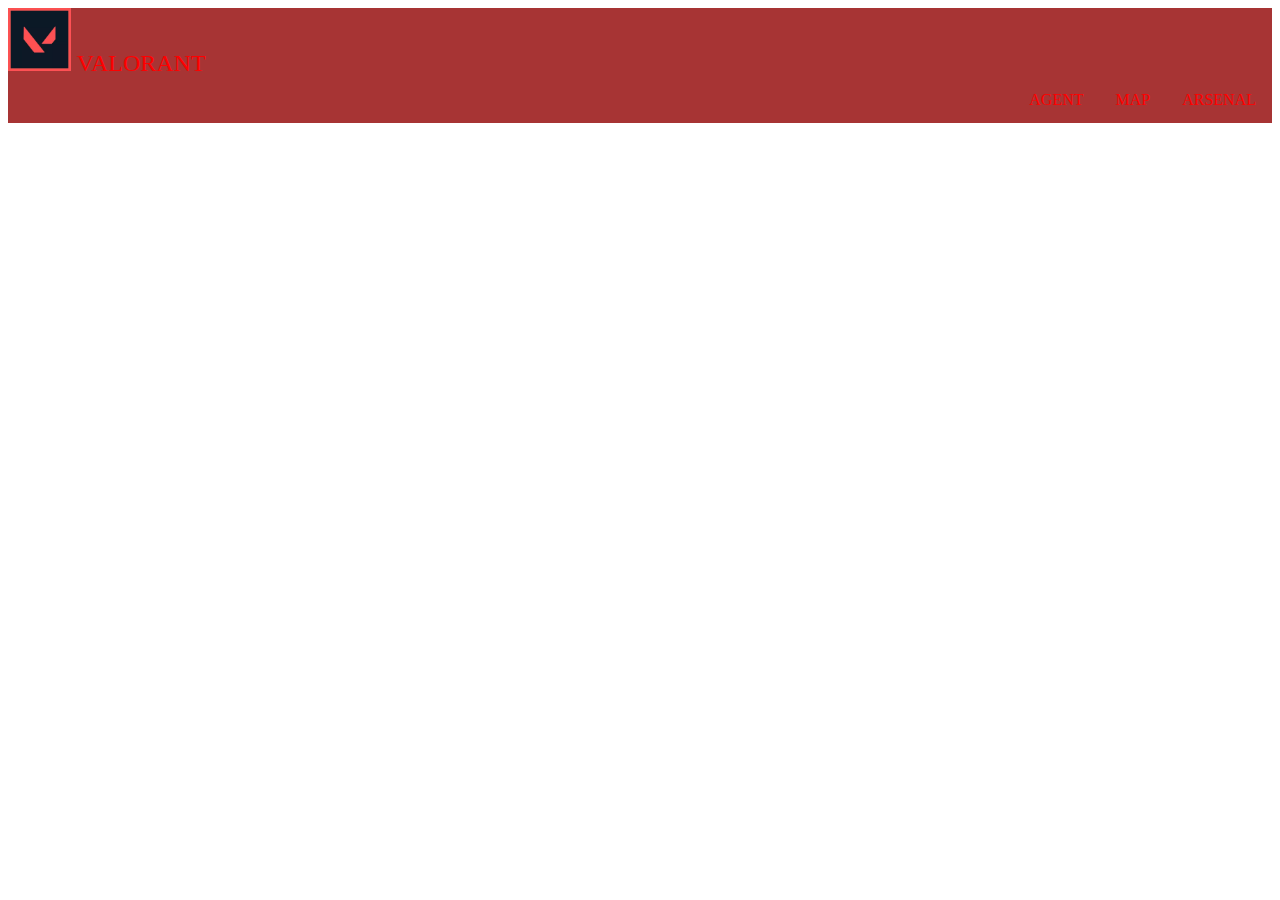
<file: final assignment/index.html>
<!DOCTYPE html>
<html lang="en">
<head>
    <meta charset="UTF-8">
    <meta name="viewport" content="width=device-width, initial-scale=1.0">
    <link rel="stylesheet" href="style.css">
    <link rel="stylesheet" href="allstyle.css">
    <title>HOME</title>
</head>
<body>
    <div class="rogo_img">
    <img src="img/360_F_371013119_o87usHtqx06jK5IQ3sywV3cMslyx34Hi.webp">
    <a  href="index.html">VALORANT</a>
    </div>
    <nav class="annai">
    <div class="navbar">
    <a class="nav-link active" aria-current="page" href="./agent/agent.html">AGENT</a>
    <a class="nav-link active" aria-current="page" href="./map/map.html">MAP</a>
    <a class="nav-link active" aria-current="page" href="./arsenal/arsenal.html">ARSENAL</a>
    </div>
    </nav>
    <div class="slider-container">
    <div class="slider-container">
        <div class="slide">
          <img src="img/ascent.png" alt="画像1">
        </div>
        <div class="slide">
          <img src="img/haven.png" alt="画像2">
        </div>
        <div class="slide">
          <img src="img/split.png" alt="画像3">
        </div>
      </div>
      <script>
      const slides = document.querySelectorAll('.slide');
      let currentIndex = 0;
      function switchSlide() {
        slides[currentIndex].classList.remove('active');
        currentIndex = (currentIndex + 1) % slides.length;
        slides[currentIndex].classList.add('active');
    }
    
    setInterval(switchSlide, 3000);
</script>
    <button class="arrow prev" onclick="switchSlide(-1)">＜</button>
    <button class="arrow next" onclick="switchSlide(1)">＞</button>
  </div>

</html>
</file>
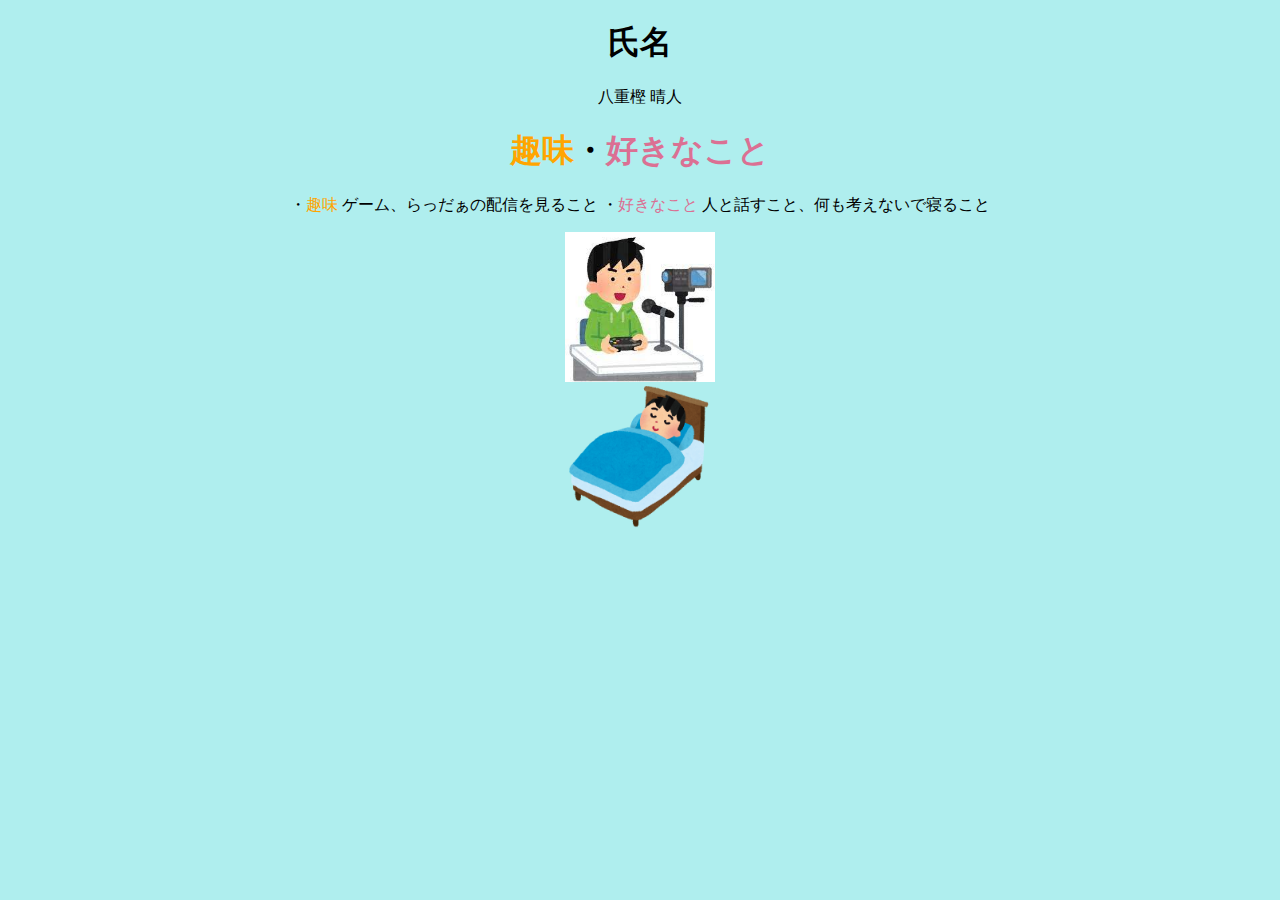
<file: profile/index.html>
<!DOCTYPE html>
<html>
<head>
        <link rel="stylesheet" href="profile-style.css">
        <meta charset="UTF-8">
        <meta name="viewport" content="width=device-width, initial-scale=1.0">
        <title>自己紹介</title>
</head>
</body>
<div class="main">
<h1>氏名</h1>
<p>八重樫 晴人</p>
<h1><span style="color: orange;">趣味</span>・<span style="color: palevioletred;">好きなこと</span></h1>
<p>・<span style="color: orange;">趣味</span>  ゲーム、らっだぁの配信を見ること  ・<span style="color: palevioletred;">好きなこと</span>  人と話すこと、何も考えないで寝ること</p>
</div>
<img src="img/ダウンロード.png" alt="配信者">
<img src="img/bed_boy_sleep.png" alt="睡眠">
</body>
</html>
</file>
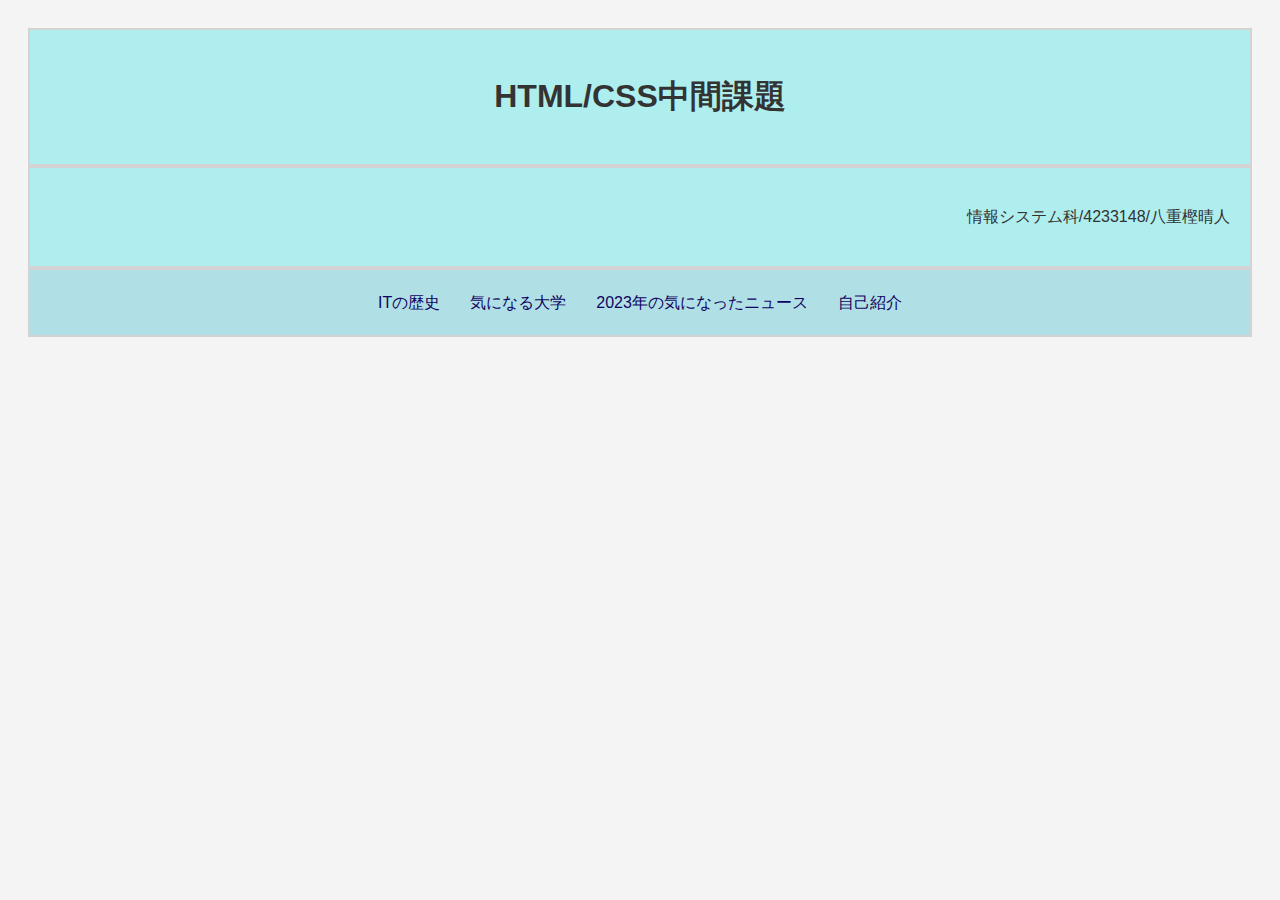
<file: midterm/web/index.html>
<!DOCTYPE html>
<html lang="en">
<head>
    <link rel="stylesheet" href="self-introduction-style.css">
    <meta charset="UTF-8">
    <meta name="viewport" content="width=device-width, initial-scale=1.0">
    <title>HTML/CSS中間課題</title>
</head>
<body>
    <div class="daimei">
    <h1>HTML/CSS中間課題</h1>
    </div>
    <div class="name">
    <p>情報システム科/4233148/八重樫晴人</p>
    </div>
    <div class="url">
    <a href="ITTop/ITHistory.html">ITの歴史</a>
    <a href="university/university-top.html">気になる大学</a>
    <a href="news/news-top.html">2023年の気になったニュース</a>
    <a href="self-introduction/self-introduction.html">自己紹介</a>
    </div>
</body>
</html>
</file>
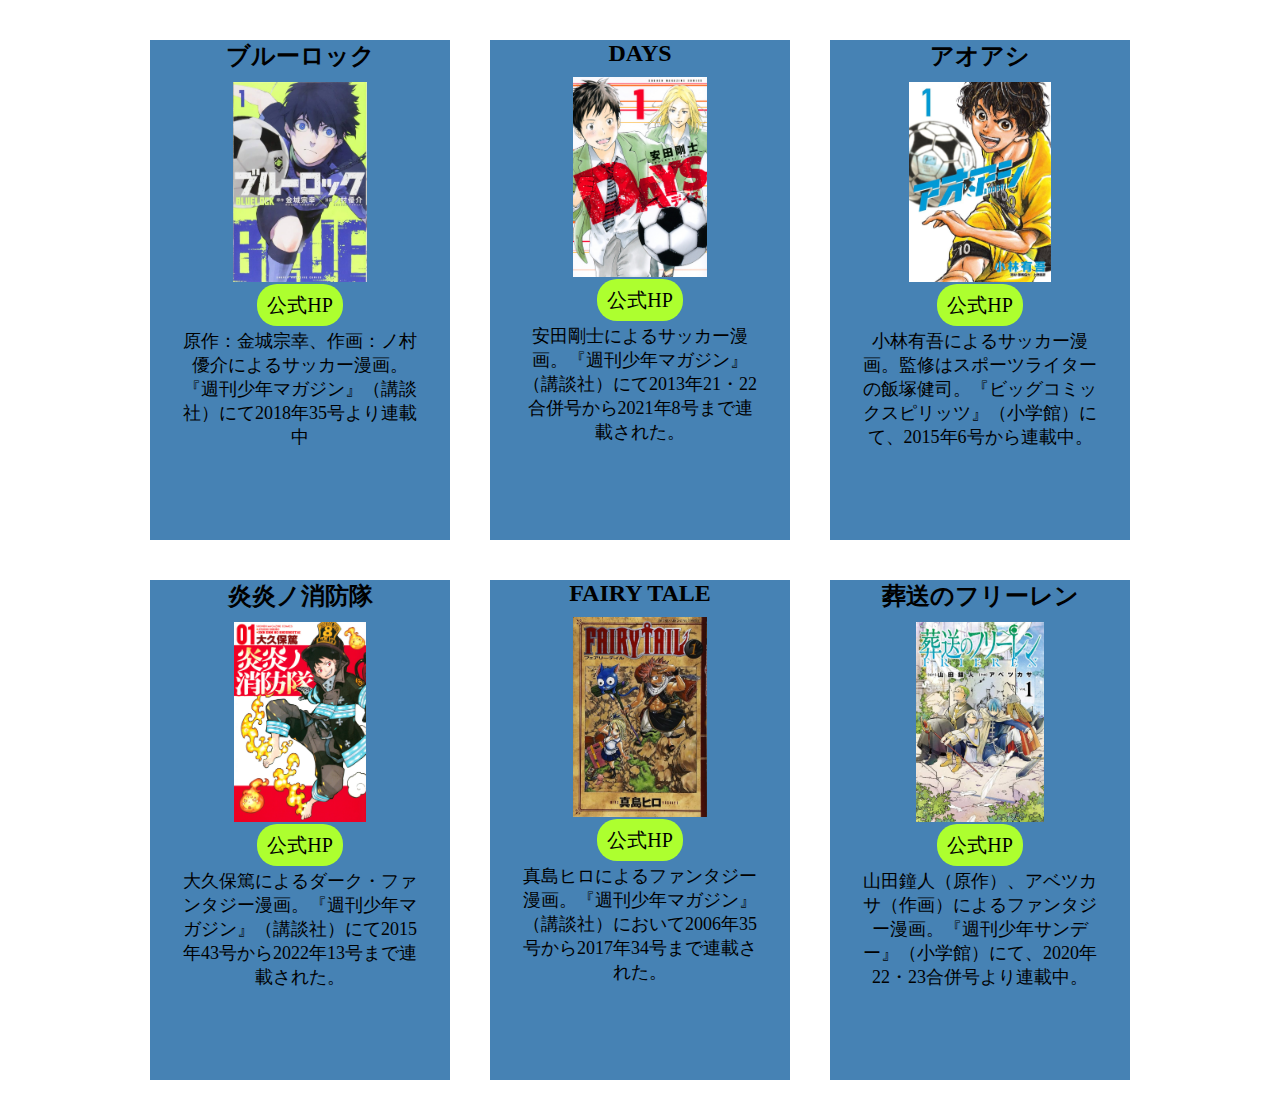
<file: box/box-layout.html>
<!DOCTYPE html>
<html lang="en">
<head>
    <link rel="stylesheet" href="box-layout-style.css">
    <meta charset="UTF-8">
    <meta name="viewport" content="width=device-width, initial-scale=1.0">
    <title>recommendation</title>
</head>
<body>
    <div class="div">
        <div class="box">
        <div class="div1">
            <h2>ブルーロック</h2>
            <div class="div_img">
            <img src="img/71ZevEFj6cL._AC_UF1000,1000_QL80_.jpg" alt="ブルーロック">
        </div>
        <a href="#">公式HP</a>
        <p>原作：金城宗幸、作画：ノ村優介によるサッカー漫画。『週刊少年マガジン』（講談社）にて2018年35号より連載中</p>
        </div>
        <div class="div2">
            <h2>DAYS</h2>
            <div class="div_img">
            <img src="img/9784063848984_w.jpg" alt="デイズ">
        </div>
        <a href="#">公式HP</a>
        <p>安田剛士によるサッカー漫画。『週刊少年マガジン』（講談社）にて2013年21・22合併号から2021年8号まで連載された。</p>
        </div>
        <div class="div3">
            <h2>アオアシ</h2>
            <div class="div_img">
            <img src="img/71WtCCwa6HL._AC_UF1000,1000_QL80_.jpg" alt="アオアシ">
        </div>
        <a href="#">公式HP</a>
        <p>小林有吾によるサッカー漫画。監修はスポーツライターの飯塚健司。『ビッグコミックスピリッツ』（小学館）にて、2015年6号から連載中。</p>
        </div>
        <div class="div4">
            <h2>炎炎ノ消防隊</h2>
            <div class="div_img">
            <img src="img/9784063955675_w.jpg" alt="炎炎ノ消防隊">
        </div>
        <a href="#">公式HP</a>
        <p>大久保篤によるダーク・ファンタジー漫画。『週刊少年マガジン』（講談社）にて2015年43号から2022年13号まで連載された。</p>
        </div>
        <div class="div5">
            <h2>FAIRY TALE</h2>
            <div class="div_img">
            <img src="img/816hQ6Vtl0L._AC_UF1000,1000_QL80_.jpg" alt="FAIRY TALE">
        </div>
        <a href="#">公式HP</a>
        <p>真島ヒロによるファンタジー漫画。『週刊少年マガジン』（講談社）において2006年35号から2017年34号まで連載された。</p>
        </div>
        <div class="div6">
            <h2>葬送のフリーレン</h2>
            <div class="div_img">
            <img src="img/71YCYbEFgIL._AC_UF1000,1000_QL80_.jpg" alt="葬送のフリーレン">
        </div>
        <a href="#">公式HP</a>
        <p>山田鐘人（原作）、アベツカサ（作画）によるファンタジー漫画。『週刊少年サンデー』（小学館）にて、2020年22・23合併号より連載中。</p>
        </div>
        </div>
    </div>
    
</html>
</file>
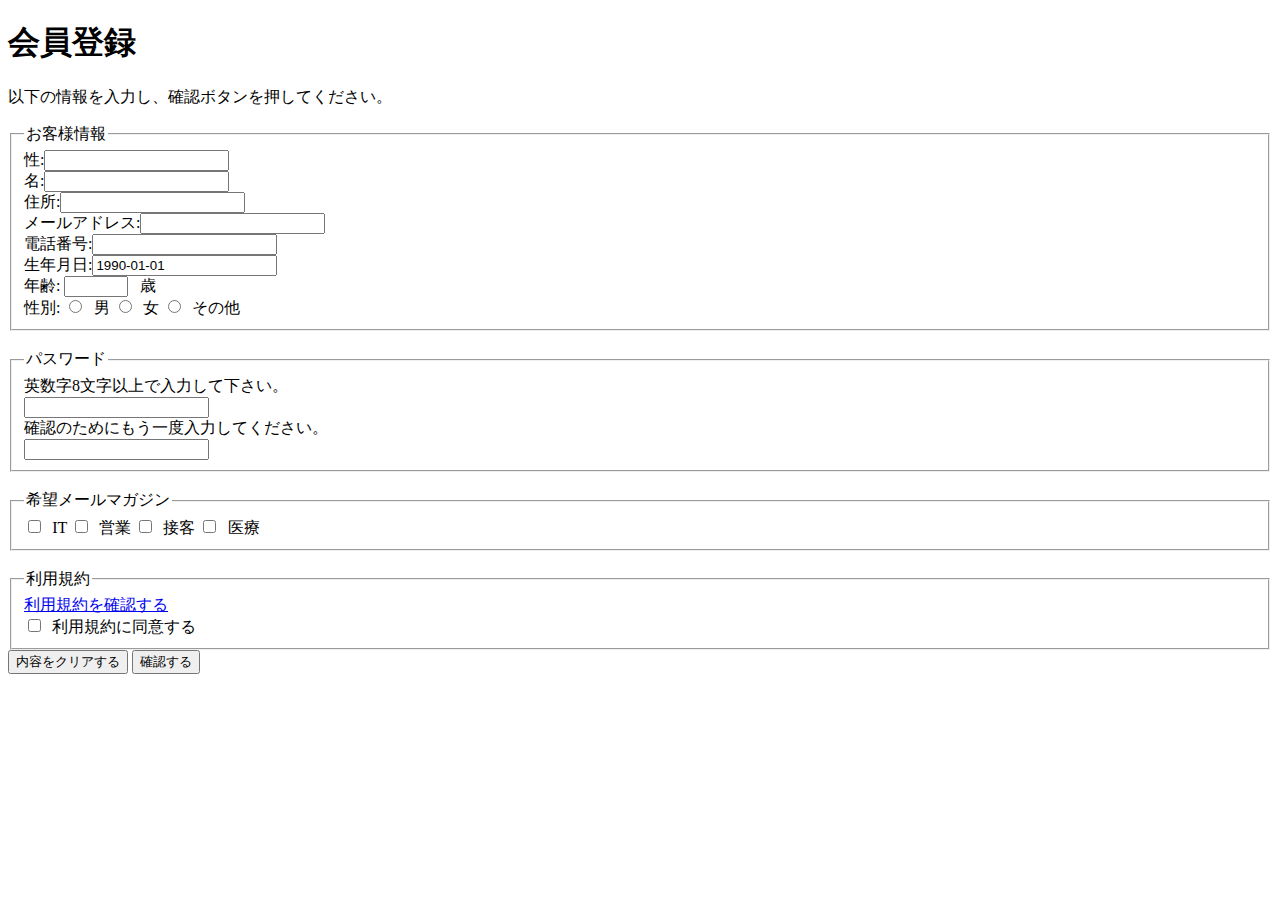
<file: form/form.html>
<!DOCTYPE html>
<html lang="en">
<head>
    <link rel="stylesheet" href="form-style.css">
    <meta charset="UTF-8">
    <meta name="viewport" content="width=device-width, initial-scale=1.0">
    <title>入力フォーム</title>
</head>
<body>
    <h1>会員登録</h1>
    <p>以下の情報を入力し、確認ボタンを押してください。</p>
    <form action="#" method="post" enctype="multipart/form-data">
    <fieldset>
        <legend>お客様情報</legend>
        性:<input type="text" name="last_name"><br>
        名:<input type="text" name="first_name"><br>
        住所:<input type="text" name="address"><br>
        メールアドレス:<input type="email" name="email"><br>
        電話番号:<input type="tel" name="tel"><br>
        生年月日:<input name="birthday" value=1990-01-01><br> 
        年齢:
        <label><input type="number" name="age" min="0" max="150">歳</label><br>
        性別:
        <label><input type="radio" name="gender" value="0">男</label>
        <label><input type="radio" name="gender" value="1">女</label>
        <label><input type="radio" name="gender" value="2">その他</label><br>
    </fieldset><br>
    <fieldset>
        <legend>パスワード</legend>
        英数字8文字以上で入力して下さい。<br>
        <input type="password" name="password"><br>
        確認のためにもう一度入力してください。<br>
        <input type="password" name="password_confirm">
    </fieldset><br>
    <fieldset>
        <legend>希望メールマガジン</legend>
        <label><input type="checkbox" name="magazine" value="1">IT</label>
        <label><input type="checkbox" name="magazine" value="2">営業</label>
        <label><input type="checkbox" name="magazine" value="3">接客</label>
        <label><input type="checkbox" name="magazine" value="4">医療</label><br>
    </fieldset><br>
    <fieldset>
        <legend>利用規約</legend>
        <a href="terms.html" target="_blank">利用規約を確認する</a><br>
        <input type="checkbox" name="terms" value="agree">利用規約に同意する<br>
    </fieldset>
    <button type="reset">内容をクリアする</button>
    <button type="submit">確認する</button>
</form>
</body>
</html>
</file>
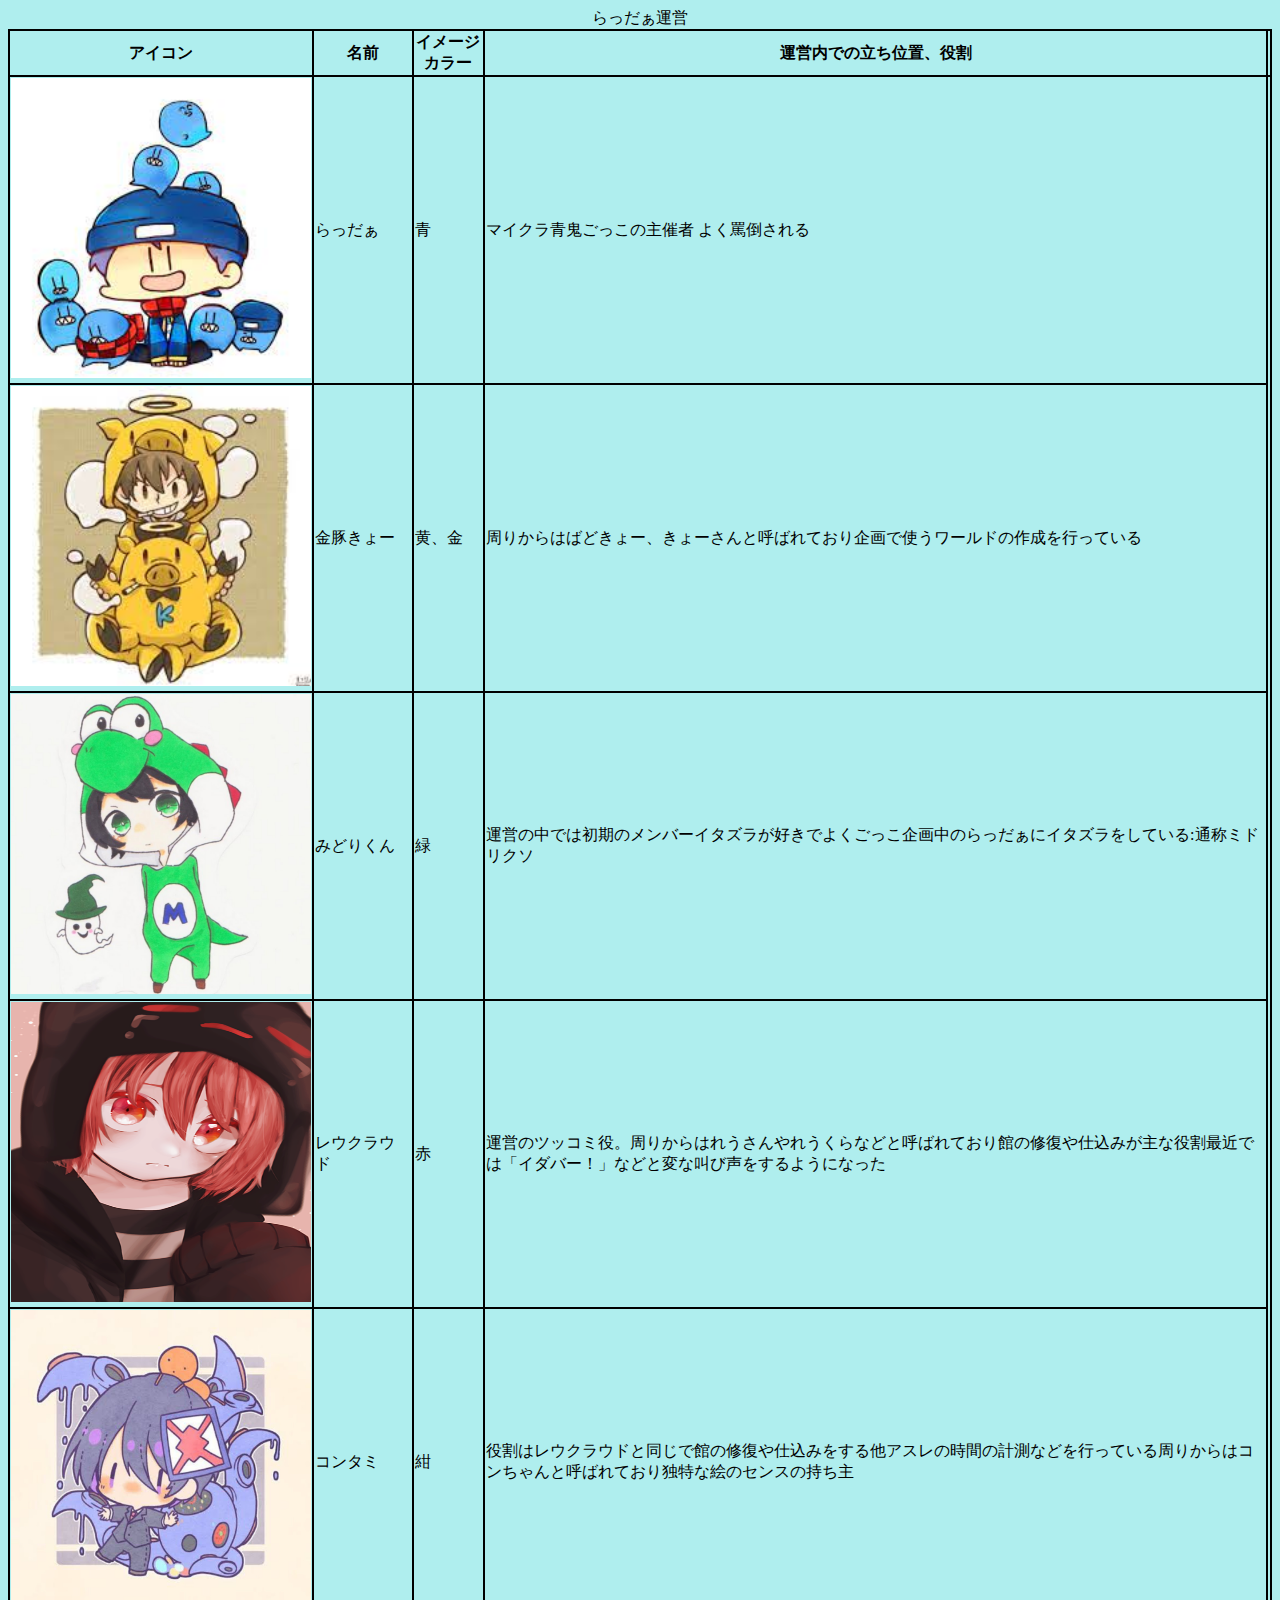
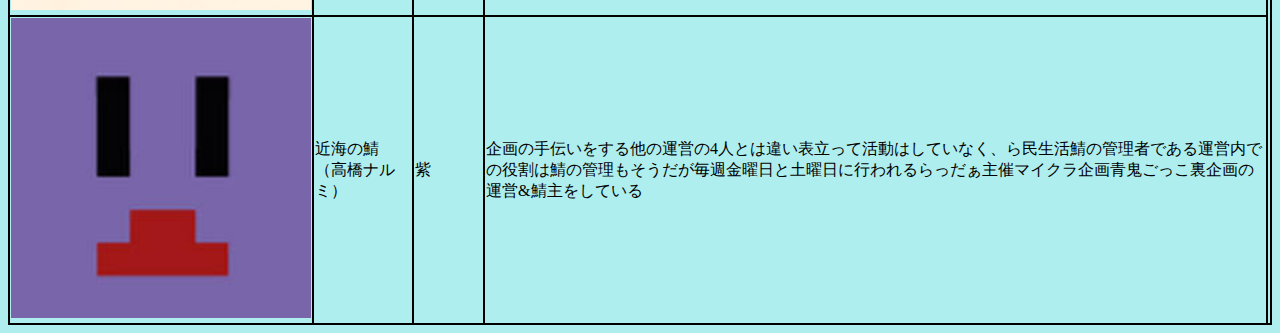
<file: table/table.html>
<!DOCTYPE html>
<html lang="en">
<head>
    <link rel="stylesheet" href="table-style.css">
    <meta charset="UTF-8">
    <meta name="viewport" content="width=device-width, initial-scale=1.0">
    <title>演習</title>
</head>
<body>
    <table>
        <caption>らっだぁ運営</caption>
        <thead>
            <tr>
                <th>アイコン</th>
                <th>名前</th>
                <th>イメージカラー</th>
                <th>運営内での立ち位置、役割</th>
                <th></th>
            </tr>
        </thead>
        <tbody>
            <tr>
                <td><img src="img/ダウンロード.png" alt="らっだぁ"></td>
                <td>らっだぁ</td>
                <td>青</td>
                <td>マイクラ青鬼ごっこの主催者 よく罵倒される</td>
            </tr>
            <tr>
                <td><img src="img/ダウンロード1.png" alt="金豚きょー"></td>
                <td>金豚きょー</td>
                <td>黄、金</td>
                <td>周りからはばどきょー、きょーさんと呼ばれており企画で使うワールドの作成を行っている</td>
            </tr>
            <tr>
                <td><img src="img/unnamed.png" alt="みどりくん"></td>
                <td>みどりくん</td>
                <td>緑</td>
                <td>運営の中では初期のメンバーイタズラが好きでよくごっこ企画中のらっだぁにイタズラをしている:通称ミドリクソ</td>
            </tr>
            <tr>
                <td><img src="img/85467174_429x636.png" alt="レウクラウド"></td>
                <td>レウクラウド</td>
                <td>赤</td>
                <td>運営のツッコミ役。周りからはれうさんやれうくらなどと呼ばれており館の修復や仕込みが主な役割最近では「イダバー！」などと変な叫び声をするようになった</td>
            </tr>
            <tr>
                <td><img src="img/zyddx14rnzbqtvsic5a2.png" alt="コンタミ"></td>
                <td>コンタミ</td>
                <td>紺</td>
                <td>役割はレウクラウドと同じで館の修復や仕込みをする他アスレの時間の計測などを行っている周りからはコンちゃんと呼ばれており独特な絵のセンスの持ち主</td>
            </tr>
            <tr>
                <td><img src="img/ダウンロード2.png" alt="近海の鯖"></td>
                <td>近海の鯖（高橋ナルミ）</td>
                <td>紫</td>
                <td>企画の手伝いをする他の運営の4人とは違い表立って活動はしていなく、ら民生活鯖の管理者である運営内での役割は鯖の管理もそうだが毎週金曜日と土曜日に行われるらっだぁ主催マイクラ企画青鬼ごっこ裏企画の運営&鯖主をしている</td>
            </tr>
        </tbody>
    </table>
    
</body>
</html>
</file>
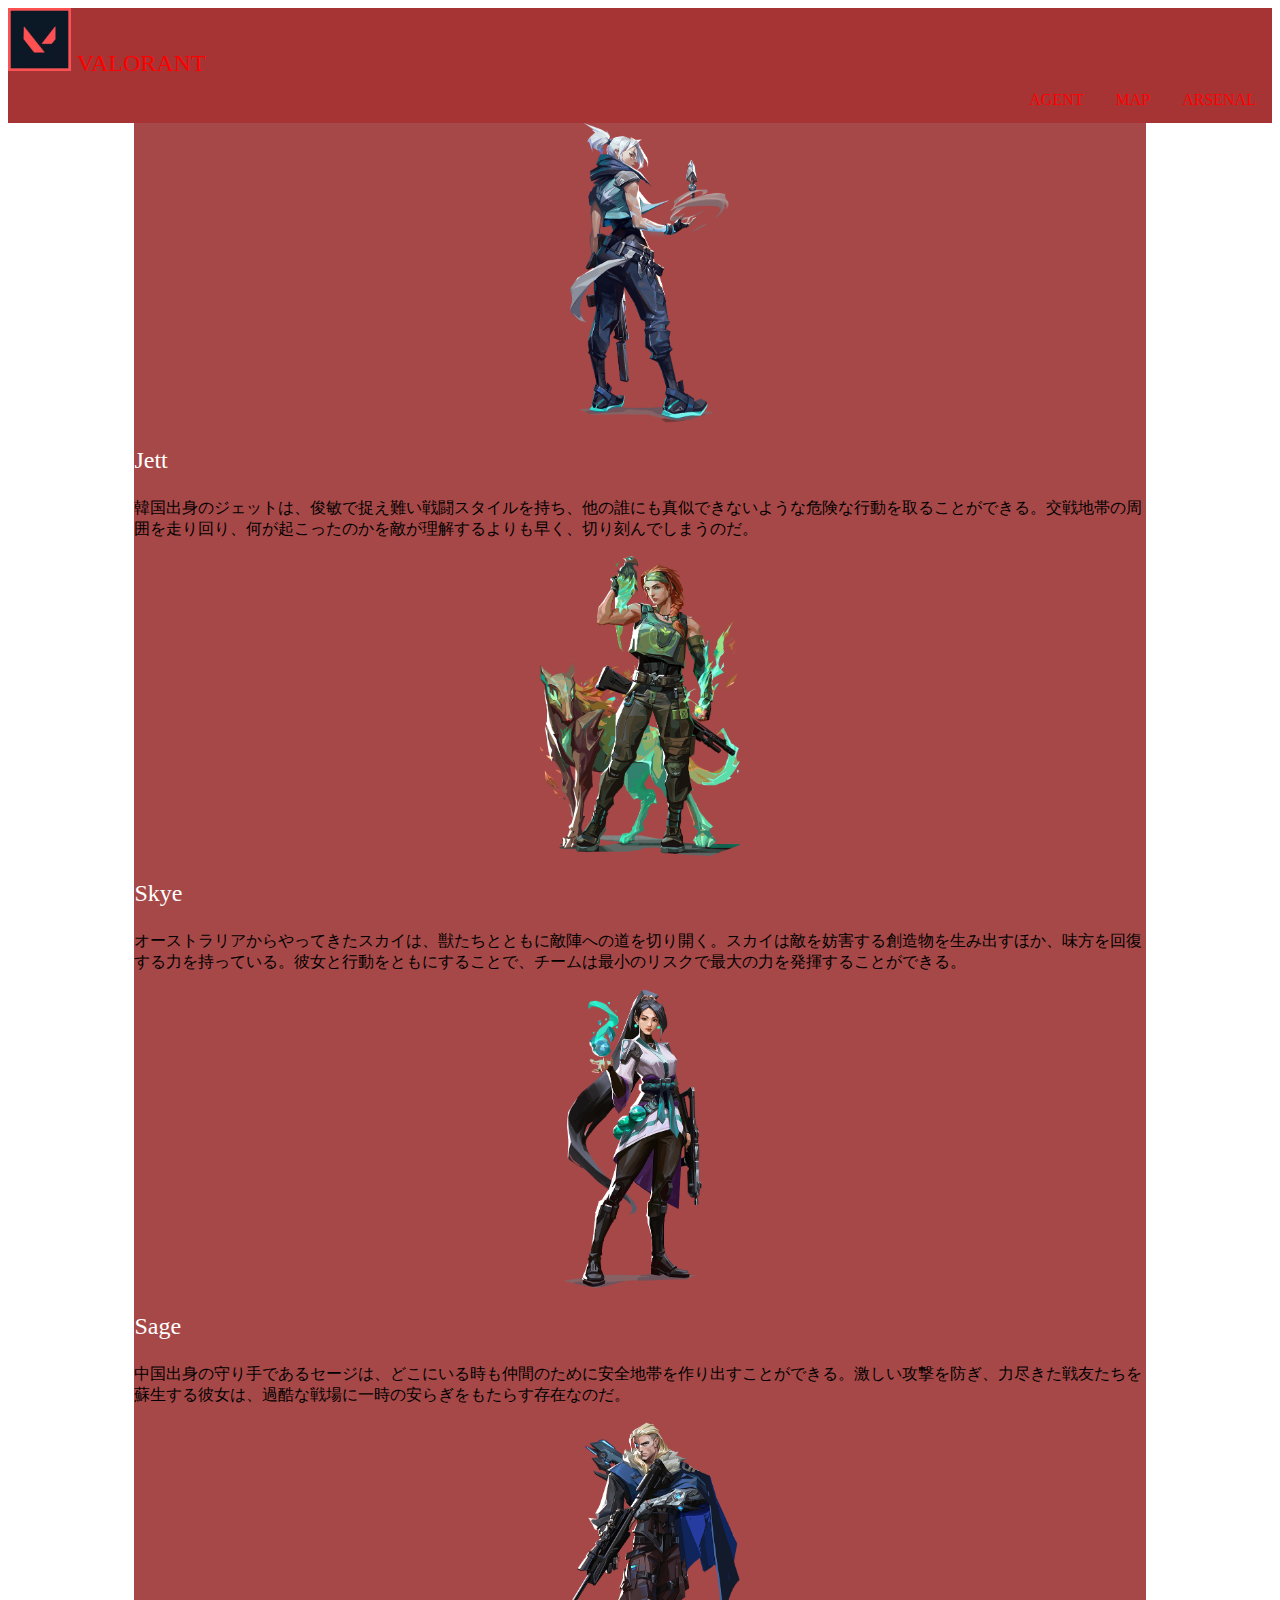
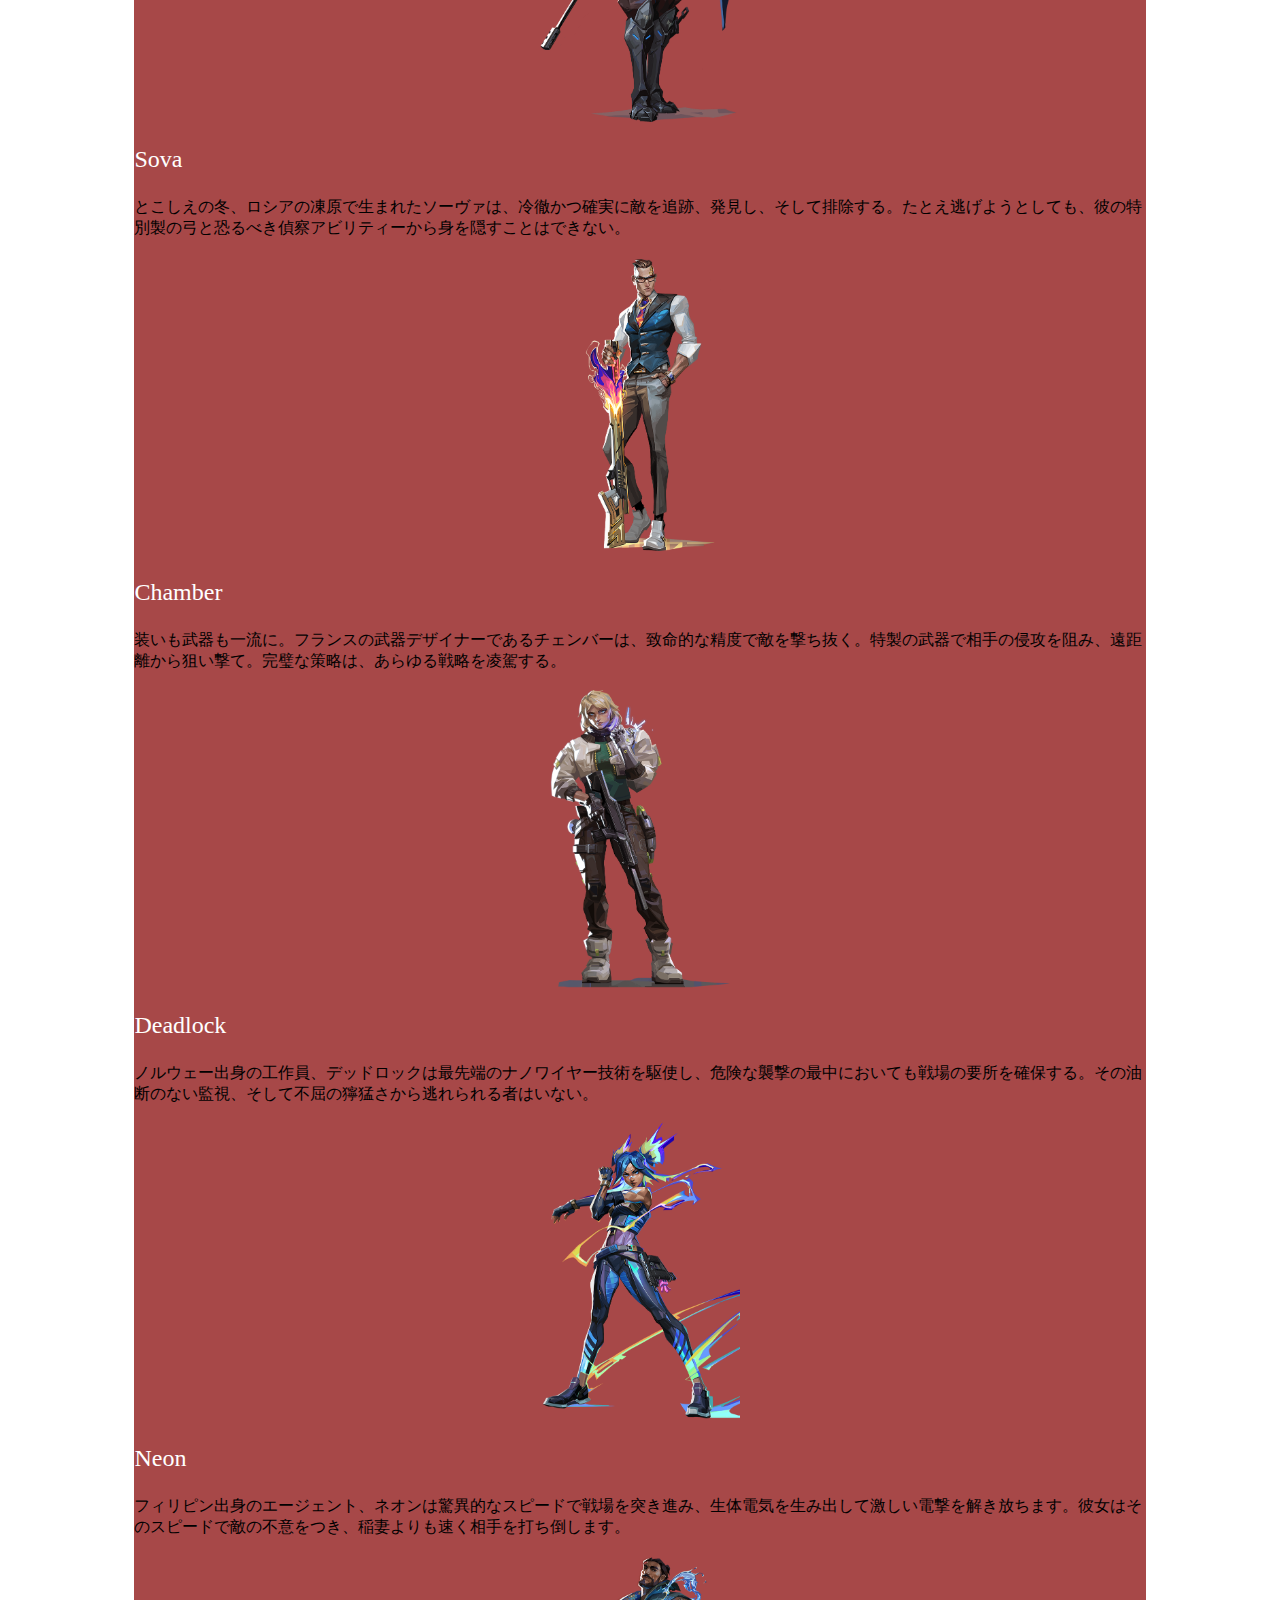
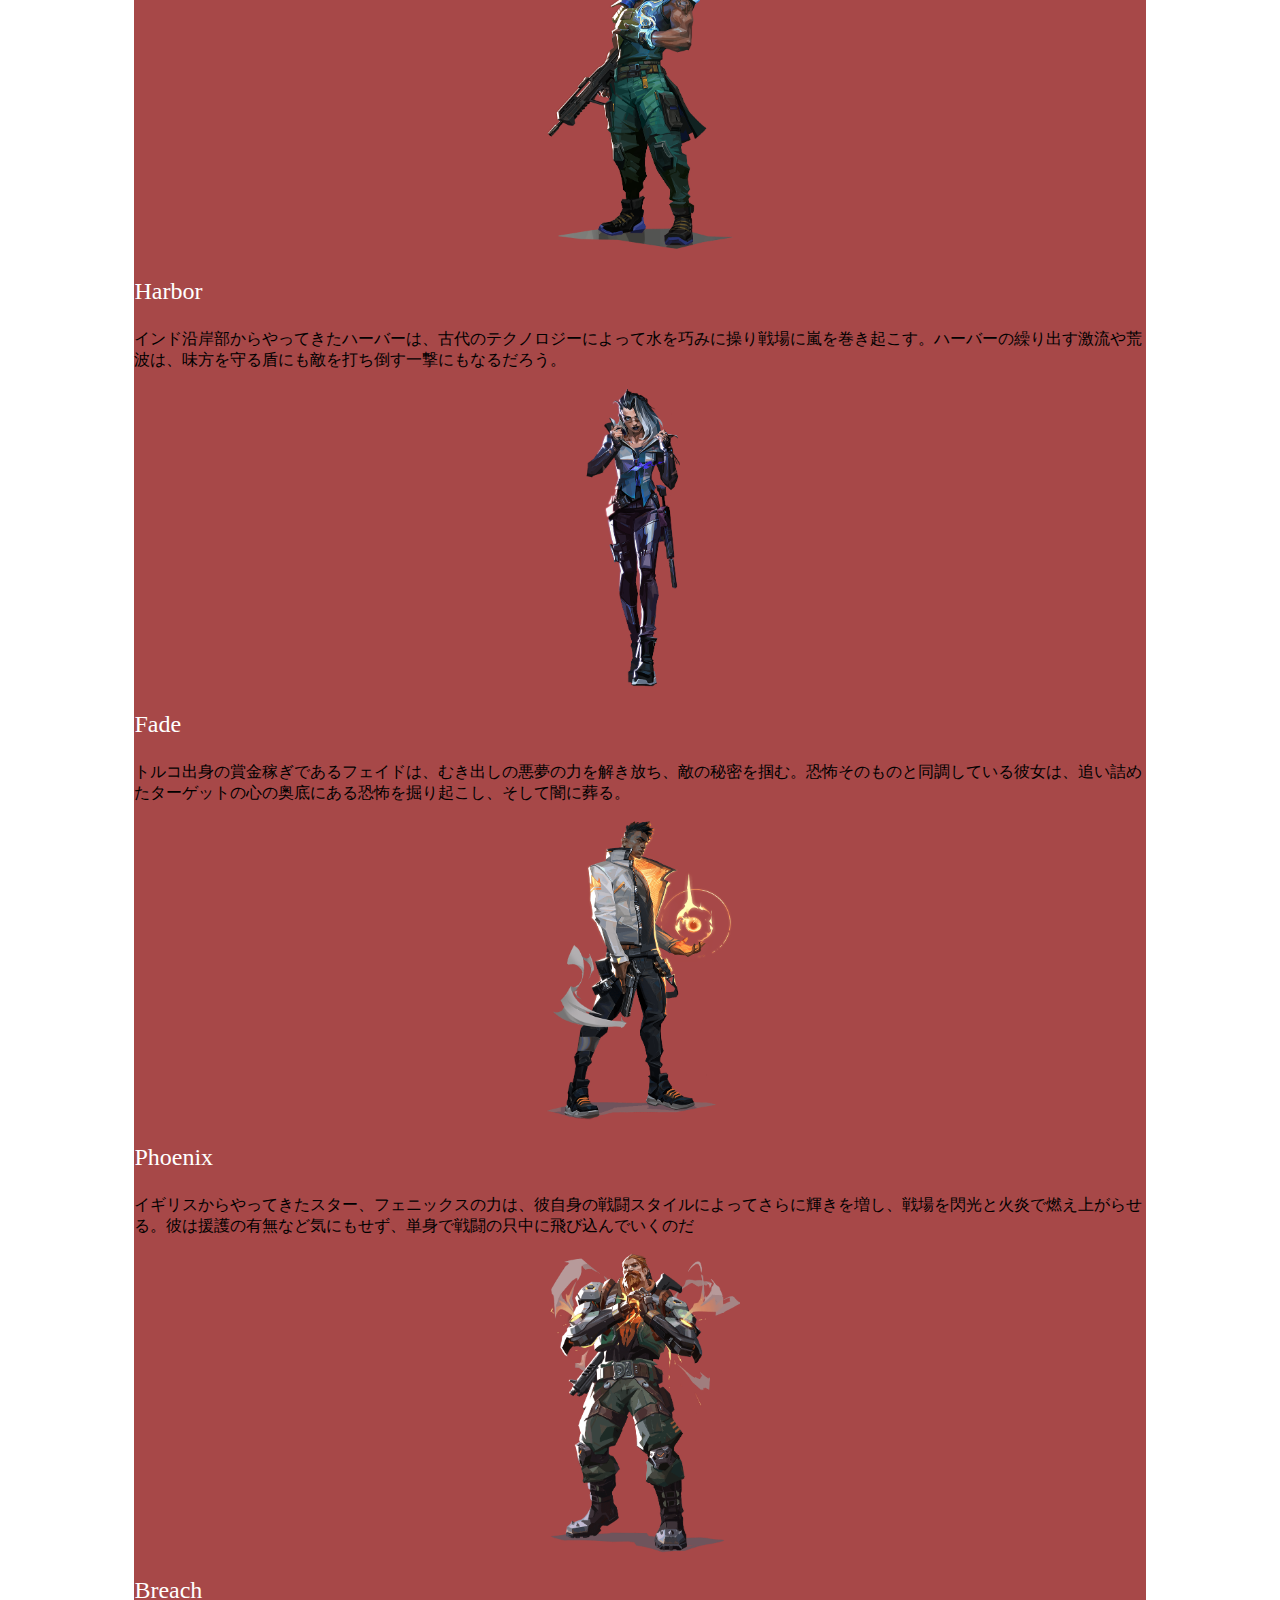
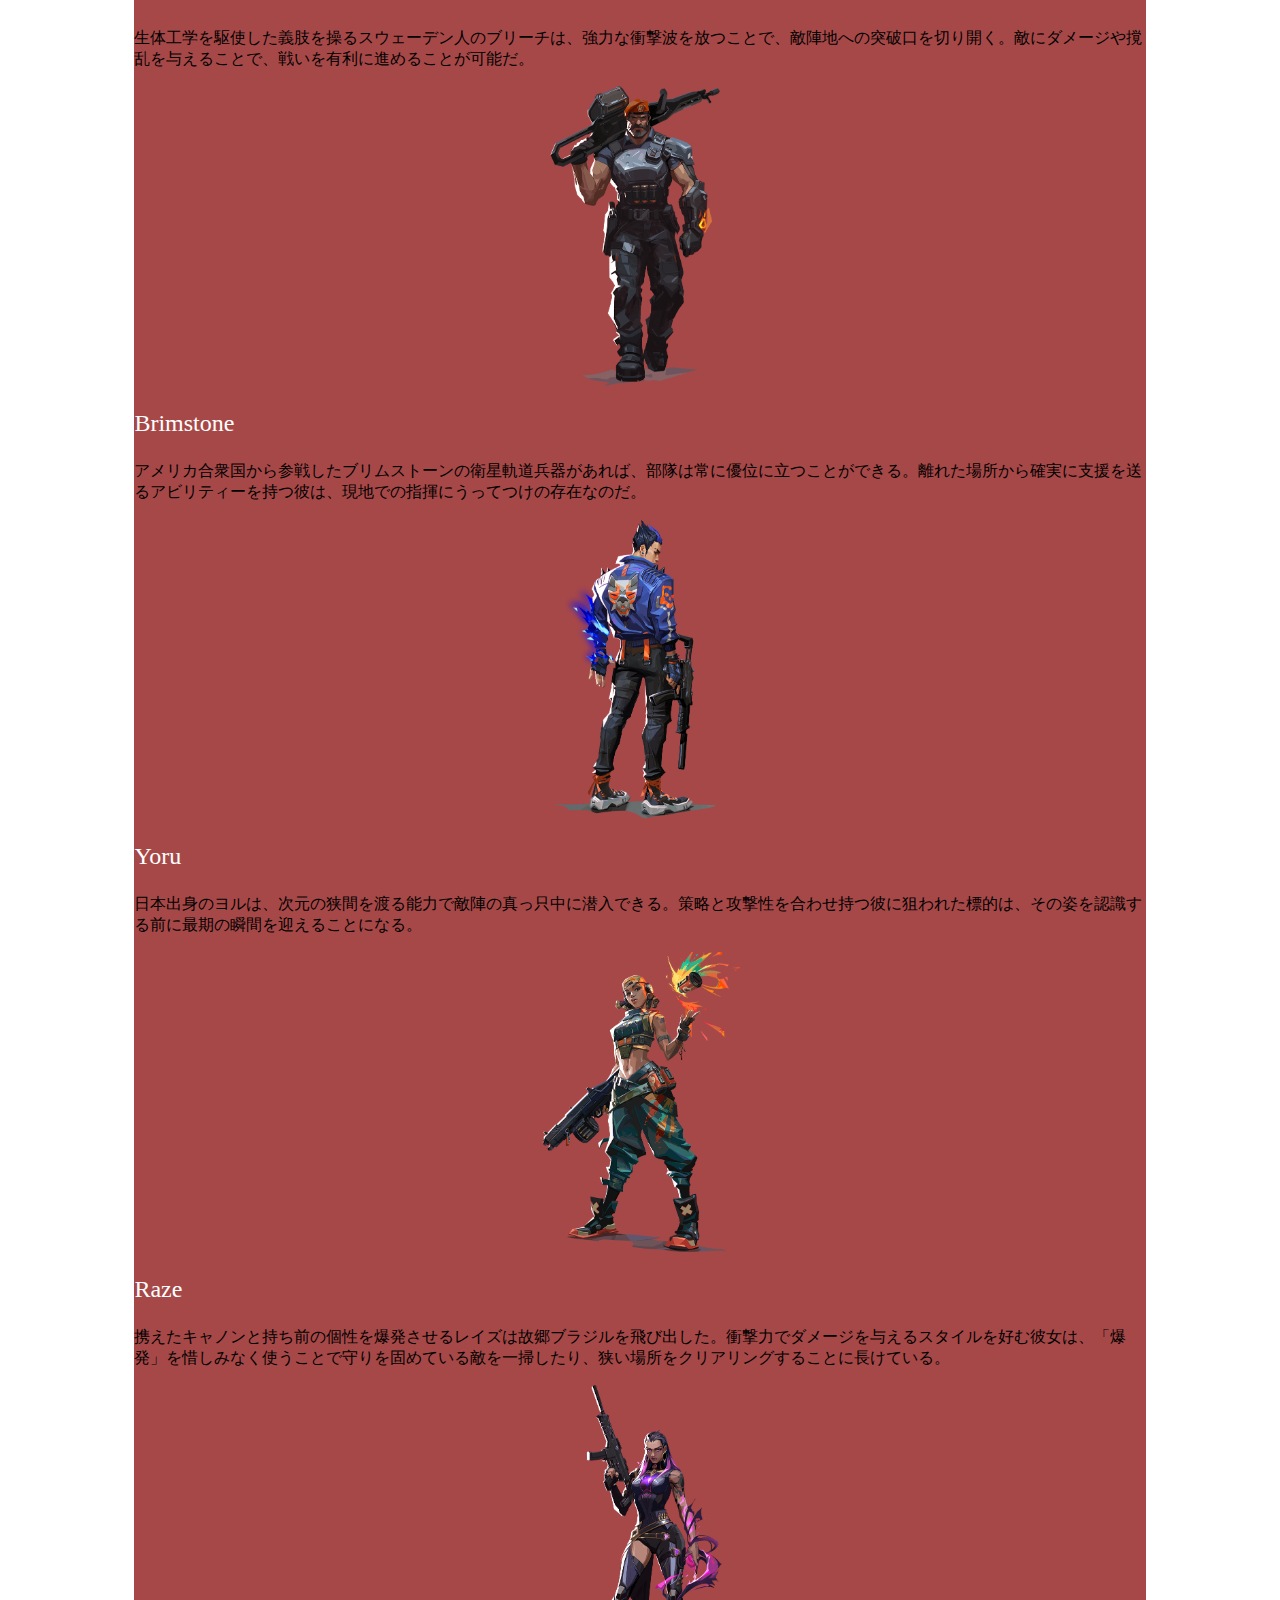
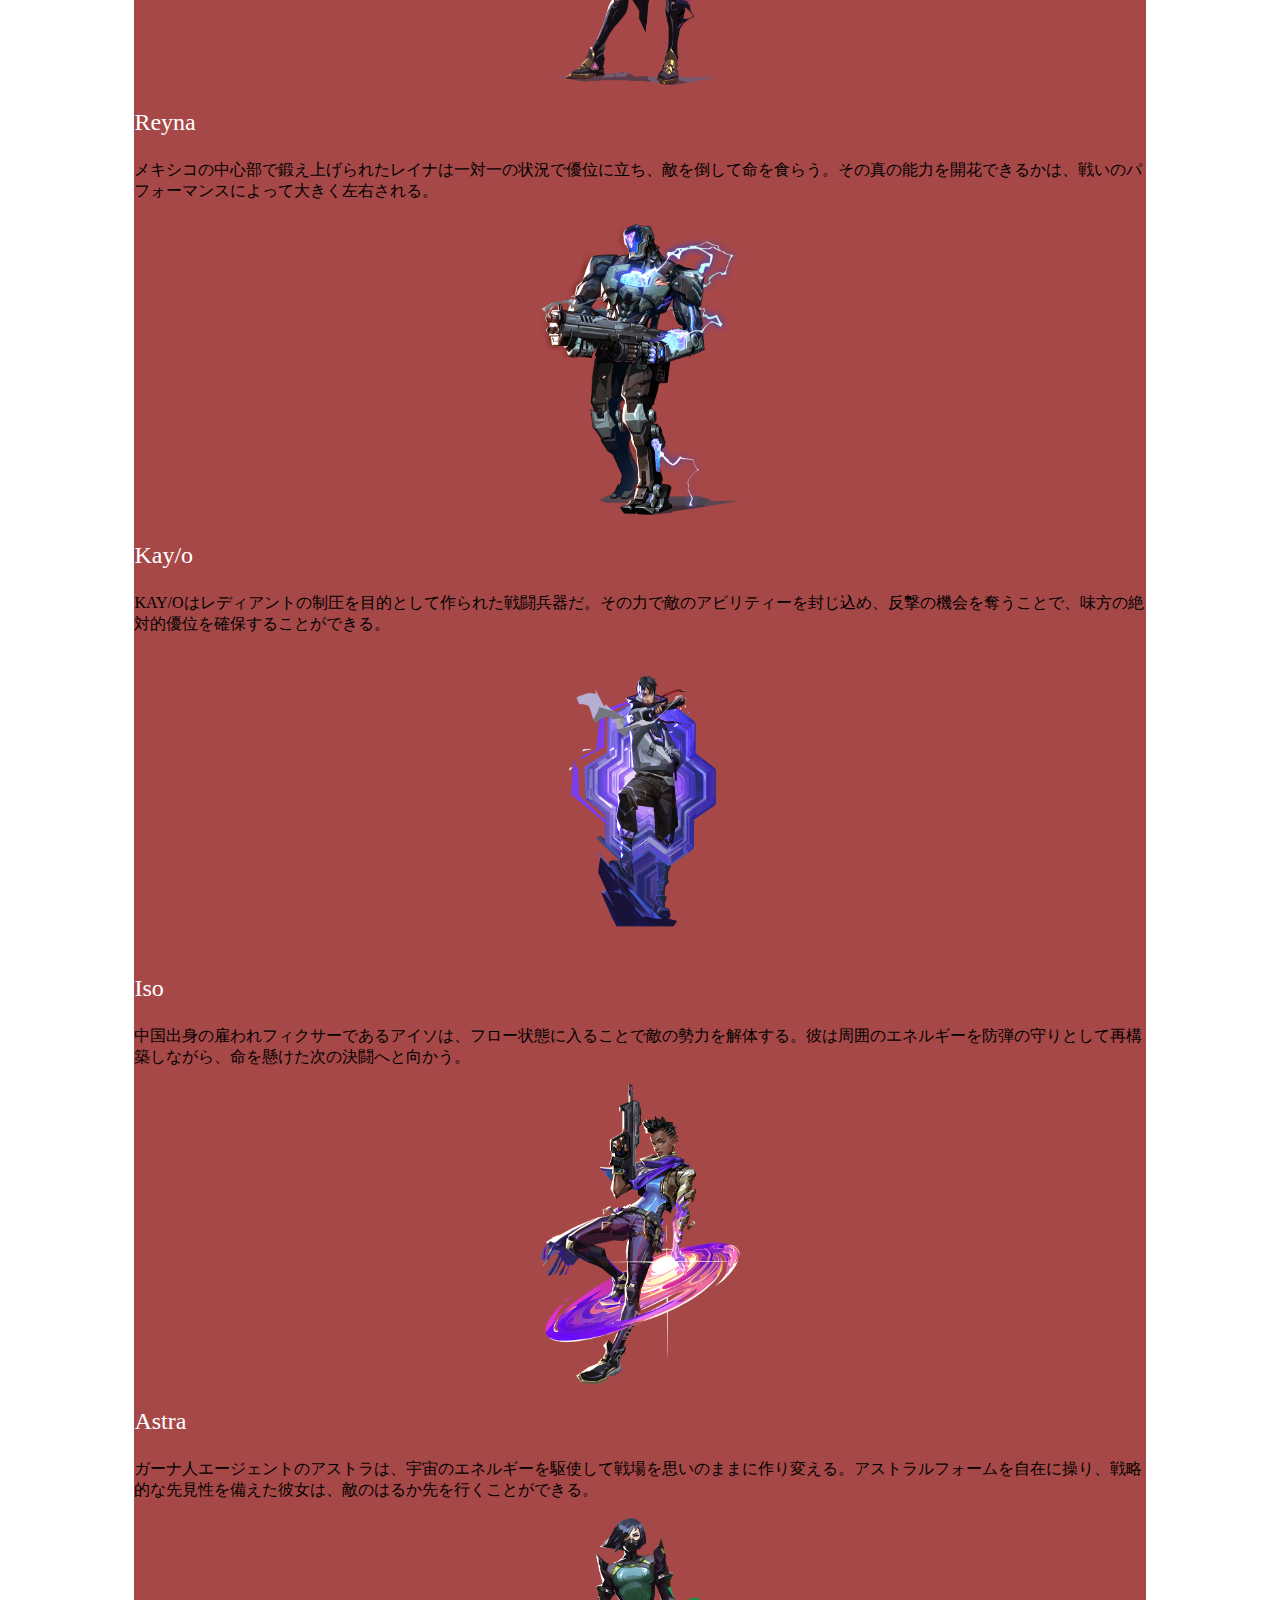
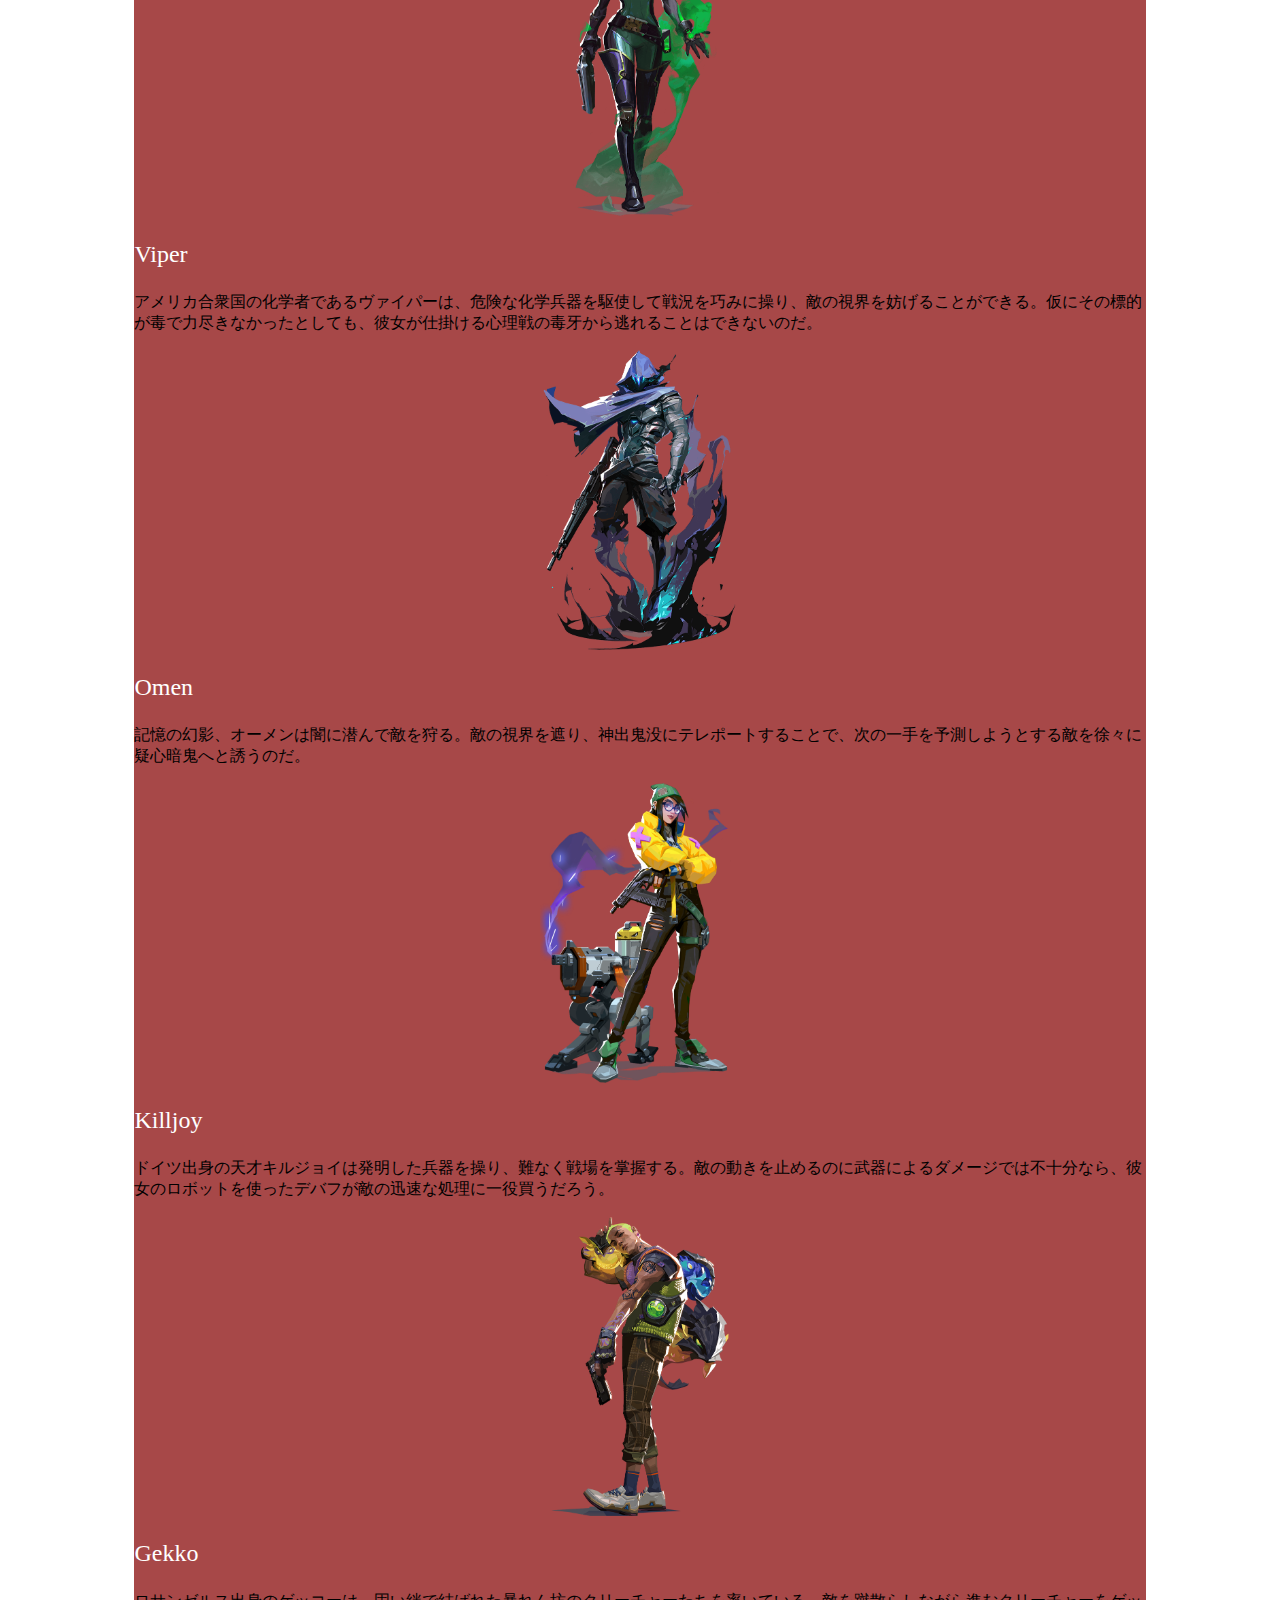
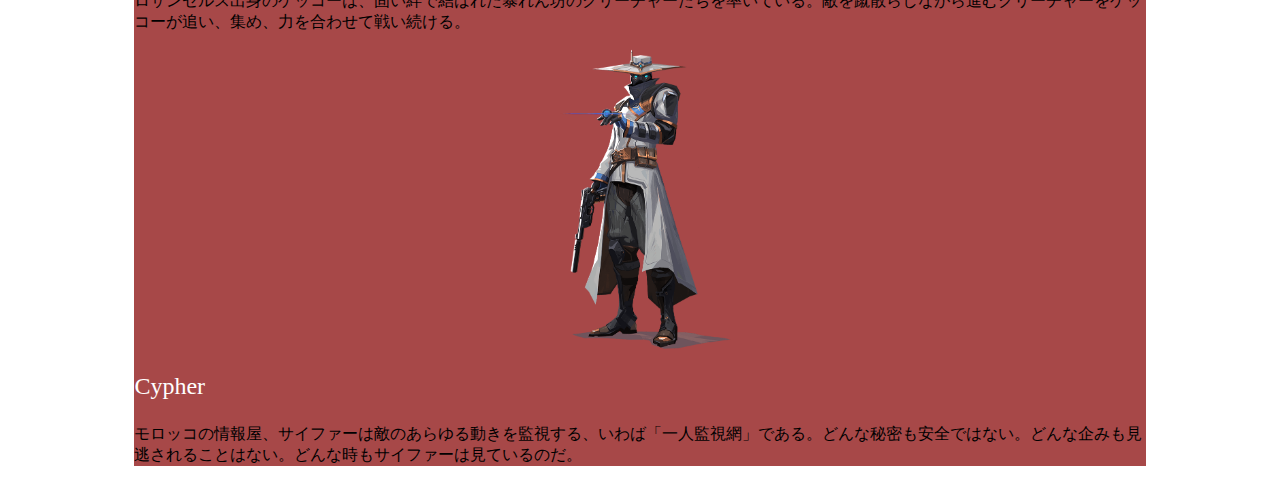
<file: final assignment/agent/agent.html>
<!DOCTYPE html>
<html lang="en">
<head>
    <meta charset="UTF-8">
    <meta name="viewport" content="width=device-width, initial-scale=1.0">
    <link rel="stylesheet" href="../allstyle.css">
    <link rel="stylesheet" href="agent.css">
    <title>Agent</title>
</head>
<body>
    <div class="rogo_img">
        <img src="../img/360_F_371013119_o87usHtqx06jK5IQ3sywV3cMslyx34Hi.webp">
        <a  href="../index.html">VALORANT</a>
        </div>
        <nav class="annai">
        <div class="navbar">
        <a class="nav-link active" aria-current="page" href="agent.html">AGENT</a>
        <a class="nav-link active" aria-current="page" href="../map/map.html">MAP</a>
        <a class="nav-link active" aria-current="page" href="../arsenal/arsenal.html">ARSENAL</a>
        </div>
        </nav>
    <div class="box">
    <div class="div_img1">
    <img src="img/V_AGENTS_587x900_Jett.png">
</div>
    <p class="name">Jett</p>
    <p>韓国出身のジェットは、俊敏で捉え難い戦闘スタイルを持ち、他の誰にも真似できないような危険な行動を取ることができる。交戦地帯の周囲を走り回り、何が起こったのかを敵が理解するよりも早く、切り刻んでしまうのだ。</p>
    <div class="div_img1">
    <img src="img/V_AGENTS_587x900_ALL_Skye.png">
</div>
    <p class="name">Skye</p>
    <p>オーストラリアからやってきたスカイは、獣たちとともに敵陣への道を切り開く。スカイは敵を妨害する創造物を生み出すほか、味方を回復する力を持っている。彼女と行動をともにすることで、チームは最小のリスクで最大の力を発揮することができる。</p>
    <div class="div_img1">
    <img src="img/V_AGENTS_587x900_sage.png">
</div>
    <p class="name">Sage</p>
    <p>中国出身の守り手であるセージは、どこにいる時も仲間のために安全地帯を作り出すことができる。激しい攻撃を防ぎ、力尽きた戦友たちを蘇生する彼女は、過酷な戦場に一時の安らぎをもたらす存在なのだ。</p>
    <div class="div_img1">
    <img src="img/V_AGENTS_587x900_ALL_Sova_2.png">
</div>
    <p class="name">Sova</p>
    <p>とこしえの冬、ロシアの凍原で生まれたソーヴァは、冷徹かつ確実に敵を追跡、発見し、そして排除する。たとえ逃げようとしても、彼の特別製の弓と恐るべき偵察アビリティーから身を隠すことはできない。</p>
    <div class="div_img1">
    <img src="img/WebUpdate_Chamber_KeyArt.png">
</div>
    <p class="name">Chamber</p>
    <p>装いも武器も一流に。フランスの武器デザイナーであるチェンバーは、致命的な精度で敵を撃ち抜く。特製の武器で相手の侵攻を阻み、遠距離から狙い撃て。完璧な策略は、あらゆる戦略を凌駕する。</p>
    <div class="div_img1">
    <img src="img/Deadlock-KeyArt.png">
</div>
    <p class="name">Deadlock</p>
    <p>ノルウェー出身の工作員、デッドロックは最先端のナノワイヤー技術を駆使し、危険な襲撃の最中においても戦場の要所を確保する。その油断のない監視、そして不屈の獰猛さから逃れられる者はいない。</p>
    <div class="div_img1">
    <img src="img/Neon_KeyArt-Web.png">
</div>
    <p class="name">Neon</p>
    <p>フィリピン出身のエージェント、ネオンは驚異的なスピードで戦場を突き進み、生体電気を生み出して激しい電撃を解き放ちます。彼女はそのスピードで敵の不意をつき、稲妻よりも速く相手を打ち倒します。</p>
    <div class="div_img1">
    <img src="img/Harbor_KeyArt-web.png">
</div>
    <p class="name">Harbor</p>
    <p>インド沿岸部からやってきたハーバーは、古代のテクノロジーによって水を巧みに操り戦場に嵐を巻き起こす。ハーバーの繰り出す激流や荒波は、味方を守る盾にも敵を打ち倒す一撃にもなるだろう。</p>
    <div class="div_img1">
    <img src="img/Fade_Key_Art_587x900_for_Website.png">
</div>
    <p class="name">Fade</p>
    <p>トルコ出身の賞金稼ぎであるフェイドは、むき出しの悪夢の力を解き放ち、敵の秘密を掴む。恐怖そのものと同調している彼女は、追い詰めたターゲットの心の奥底にある恐怖を掘り起こし、そして闇に葬る。</p>
    <div class="div_img1">
    <img src="img/V_AGENTS_587x900_Phx.png">
</div>
    <p class="name">Phoenix</p>
    <p>イギリスからやってきたスター、フェニックスの力は、彼自身の戦闘スタイルによってさらに輝きを増し、戦場を閃光と火炎で燃え上がらせる。彼は援護の有無など気にもせず、単身で戦闘の只中に飛び込んでいくのだ</p>
    <div class="div_img1">
    <img src="img/V_AGENTS_587x900_Breach.png">
</div>
    <p class="name">Breach</p>
    <p>生体工学を駆使した義肢を操るスウェーデン人のブリーチは、強力な衝撃波を放つことで、敵陣地への突破口を切り開く。敵にダメージや撹乱を与えることで、戦いを有利に進めることが可能だ。</p>
    <div class="div_img1">
    <img src="img/V_AGENTS_587x900_Brimstone.png">
</div>
    <p class="name">Brimstone</p>
    <p>アメリカ合衆国から参戦したブリムストーンの衛星軌道兵器があれば、部隊は常に優位に立つことができる。離れた場所から確実に支援を送るアビリティーを持つ彼は、現地での指揮にうってつけの存在なのだ。</p>
    <div class="div_img1">
    <img src="img/V_AGENTS_587x900_yoru.png">
</div>
    <p class="name">Yoru</p>
    <p>日本出身のヨルは、次元の狭間を渡る能力で敵陣の真っ只中に潜入できる。策略と攻撃性を合わせ持つ彼に狙われた標的は、その姿を認識する前に最期の瞬間を迎えることになる。</p>
    <div class="div_img1">
    <img src="img/V_AGENTS_587x900_ALL_Raze_2.png">
</div>
    <p class="name">Raze</p>
    <p>携えたキャノンと持ち前の個性を爆発させるレイズは故郷ブラジルを飛び出した。衝撃力でダメージを与えるスタイルを好む彼女は、「爆発」を惜しみなく使うことで守りを固めている敵を一掃したり、狭い場所をクリアリングすることに長けている。</p>
    <div class="div_img1">
    <img src="img/V_AGENTS_587x900_Reyna.png">
</div>
    <p class="name">Reyna</p>
    <p>メキシコの中心部で鍛え上げられたレイナは一対一の状況で優位に立ち、敵を倒して命を食らう。その真の能力を開花できるかは、戦いのパフォーマンスによって大きく左右される。</p>
    <div class="div_img1">
    <img src="img/KAYO_KeyArt_587x900.png">
</div>
    <p class="name">Kay/o</p>
    <p>KAY/Oはレディアントの制圧を目的として作られた戦闘兵器だ。その力で敵のアビリティーを封じ込め、反撃の機会を奪うことで、味方の絶対的優位を確保することができる。</p>
    <div class="div_img1">
    <img src="img/ISO_KeyArt_Final.png">
</div>
    <p class="name">Iso</p>
    <p>中国出身の雇われフィクサーであるアイソは、フロー状態に入ることで敵の勢力を解体する。彼は周囲のエネルギーを防弾の守りとして再構築しながら、命を懸けた次の決闘へと向かう。</p>
    <div class="div_img1">
    <img src="img/V_AGENTS_587x900_Astra.png">
</div>
    <p class="name">Astra</p>
    <p>ガーナ人エージェントのアストラは、宇宙のエネルギーを駆使して戦場を思いのままに作り変える。アストラルフォームを自在に操り、戦略的な先見性を備えた彼女は、敵のはるか先を行くことができる。</p>
    <div class="div_img1">
    <img src="img/V_AGENTS_587x900_Viper.png">
</div>
    <p class="name">Viper</p>
    <p>アメリカ合衆国の化学者であるヴァイパーは、危険な化学兵器を駆使して戦況を巧みに操り、敵の視界を妨げることができる。仮にその標的が毒で力尽きなかったとしても、彼女が仕掛ける心理戦の毒牙から逃れることはできないのだ。</p>
    <div class="div_img1">
    <img src="img/V_AGENTS_587x900_Omen.png">
</div>
    <p class="name">Omen</p>
    <p>記憶の幻影、オーメンは闇に潜んで敵を狩る。敵の視界を遮り、神出鬼没にテレポートすることで、次の一手を予測しようとする敵を徐々に疑心暗鬼へと誘うのだ。</p>
    <div class="div_img1">
    <img src="img/V_AGENTS_587x900_KillJoy_.png">
</div>
    <p class="name">Killjoy</p>
    <p>ドイツ出身の天才キルジョイは発明した兵器を操り、難なく戦場を掌握する。敵の動きを止めるのに武器によるダメージでは不十分なら、彼女のロボットを使ったデバフが敵の迅速な処理に一役買うだろう。</p>
    <div class="div_img1">
    <img src="img/V_AGENTS_587x900_Gekko2.png">
</div>
    <p class="name">Gekko</p>
    <p>ロサンゼルス出身のゲッコーは、固い絆で結ばれた暴れん坊のクリーチャーたちを率いている。敵を蹴散らしながら進むクリーチャーをゲッコーが追い、集め、力を合わせて戦い続ける。</p>
    <div class="div_img1">
    <img src="img/V_AGENTS_587x900_Cypher.png">
</div>
    <p class="name">Cypher</p>
    <p>モロッコの情報屋、サイファーは敵のあらゆる動きを監視する、いわば「一人監視網」である。どんな秘密も安全ではない。どんな企みも見逃されることはない。どんな時もサイファーは見ているのだ。</p>
</div>
</body>
</html>
</file>
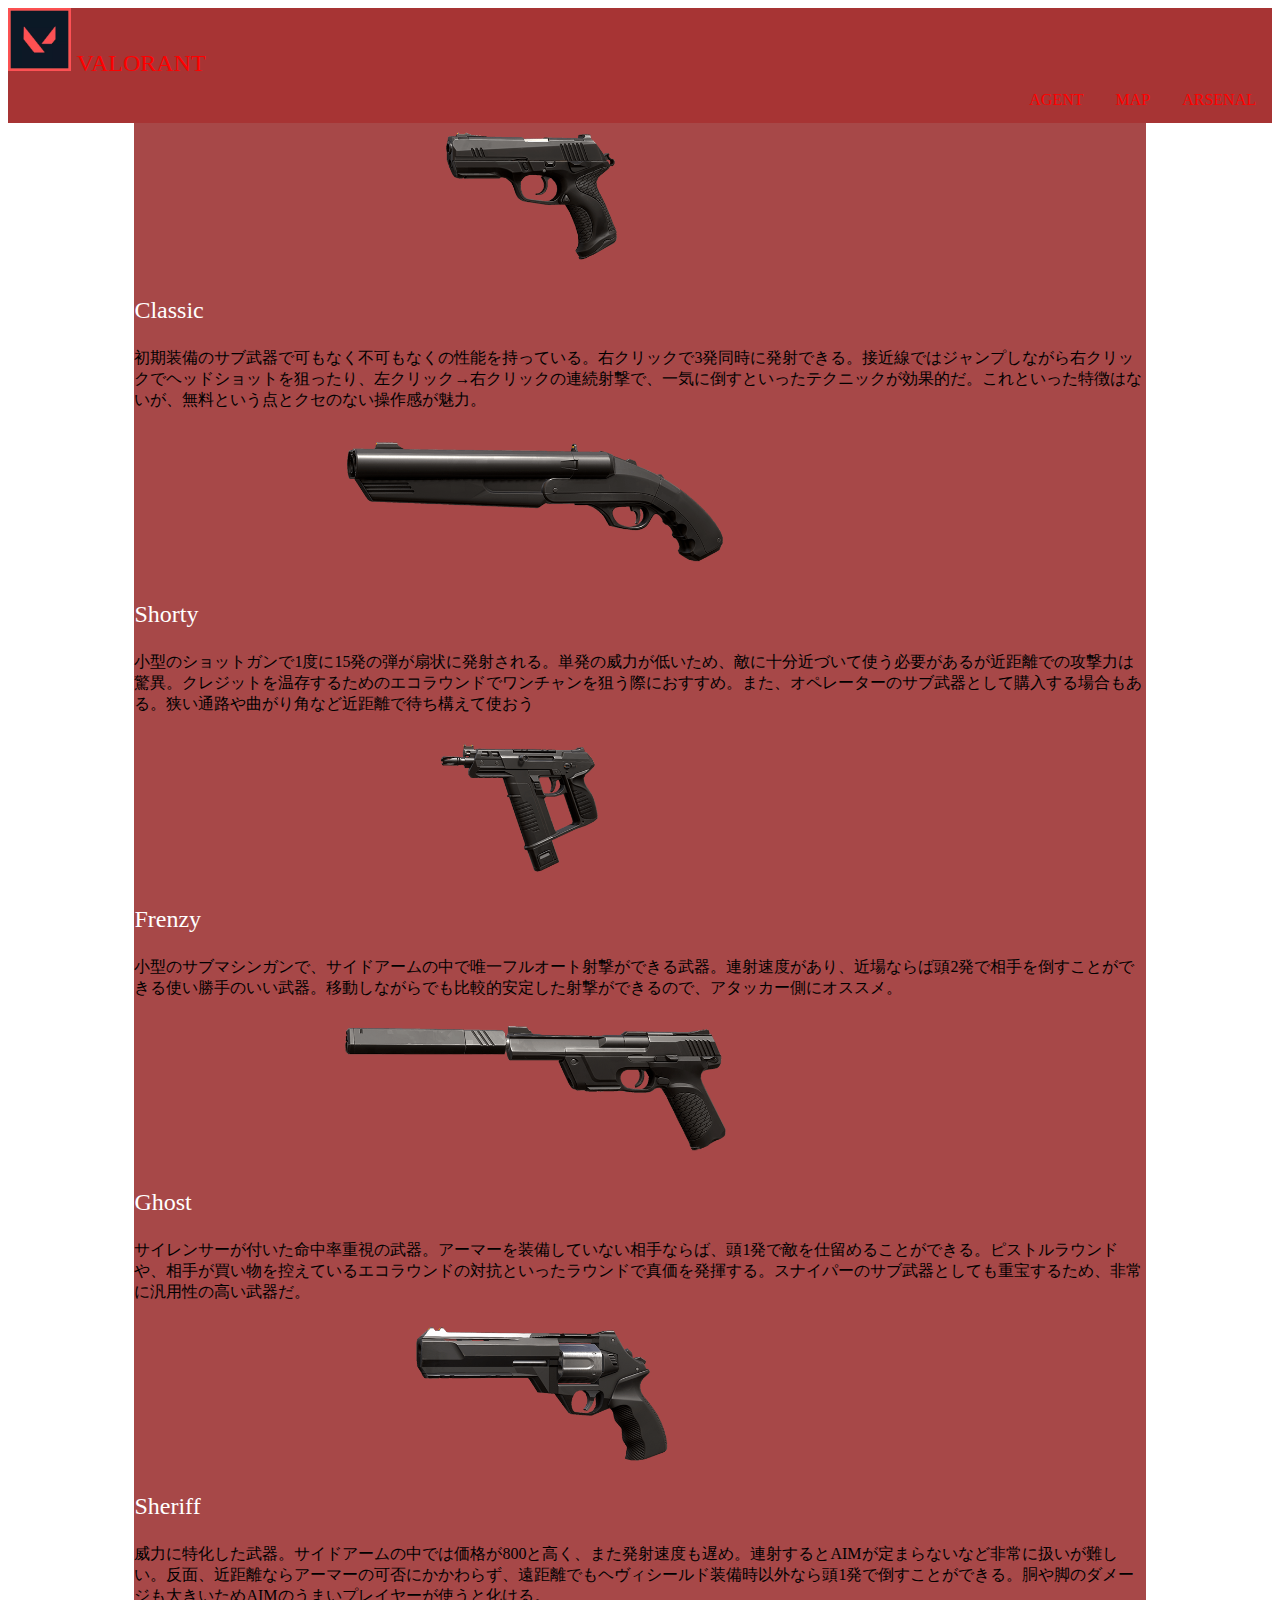
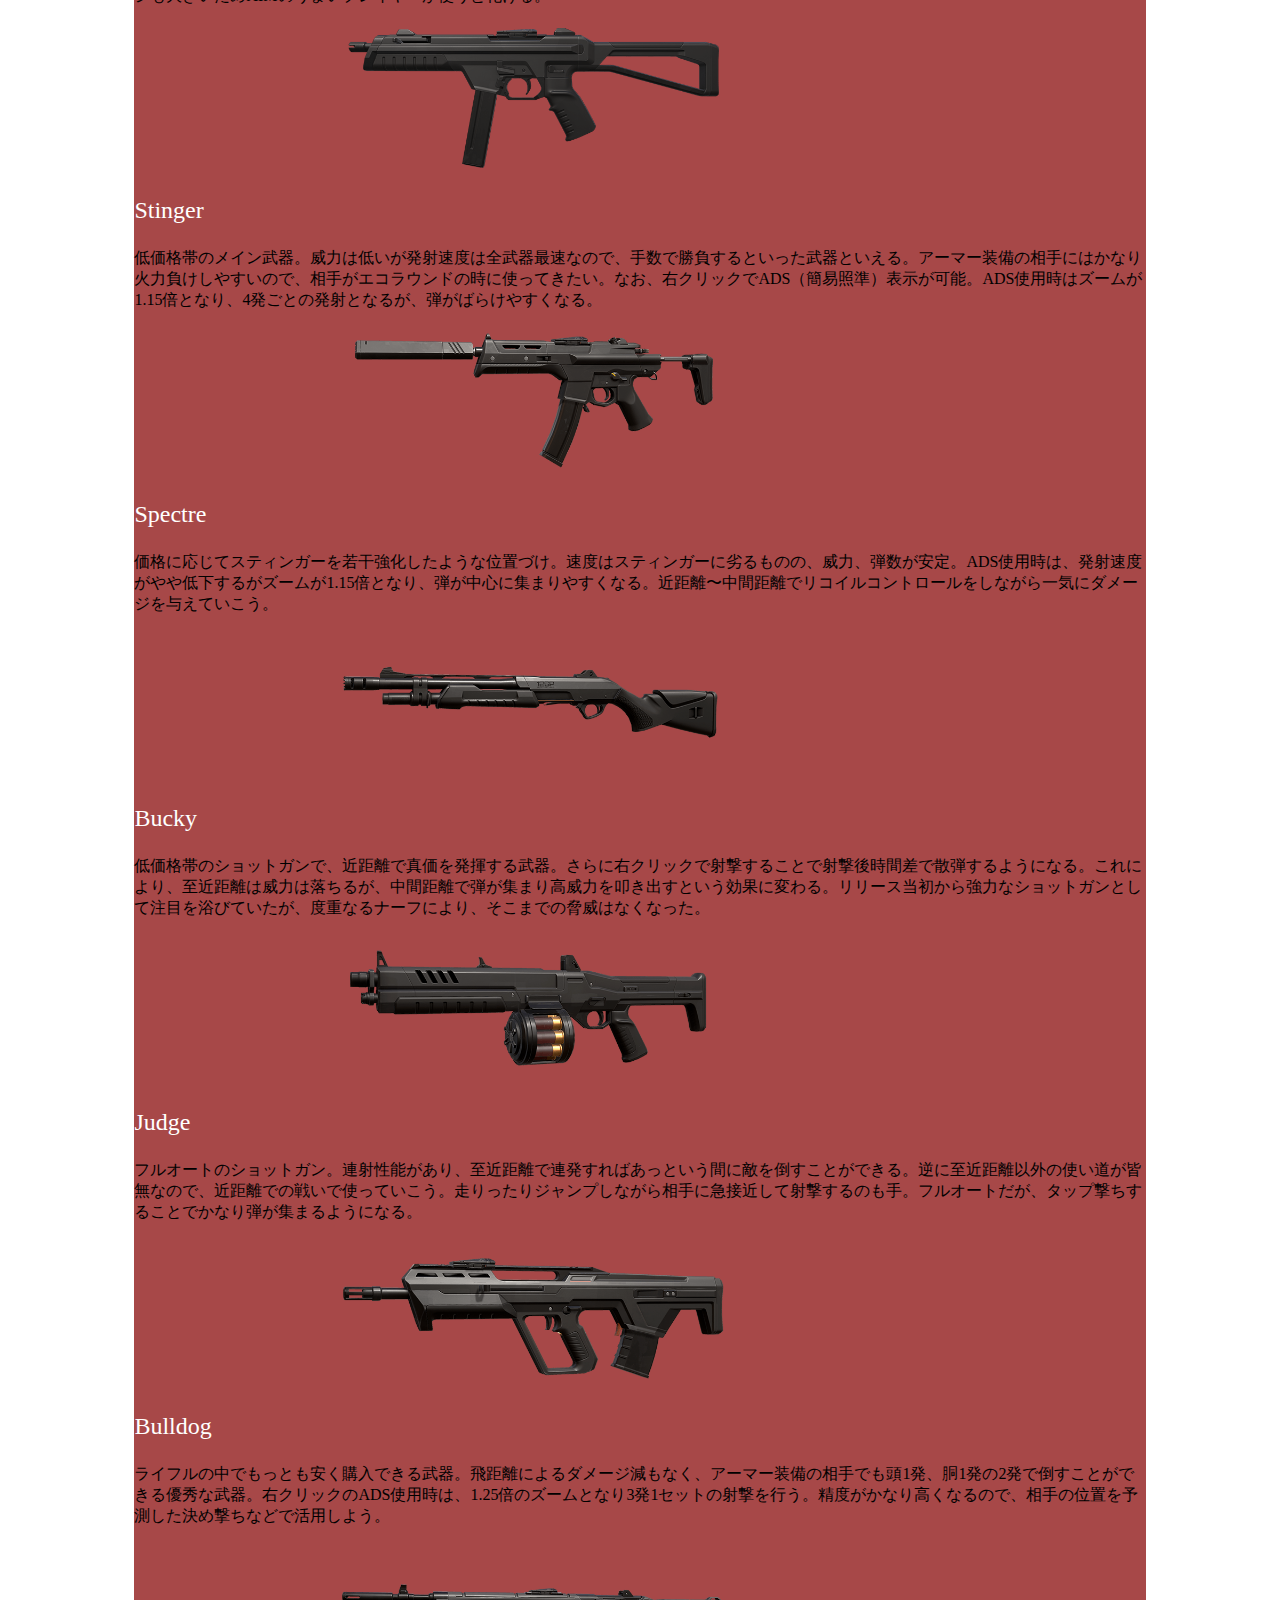
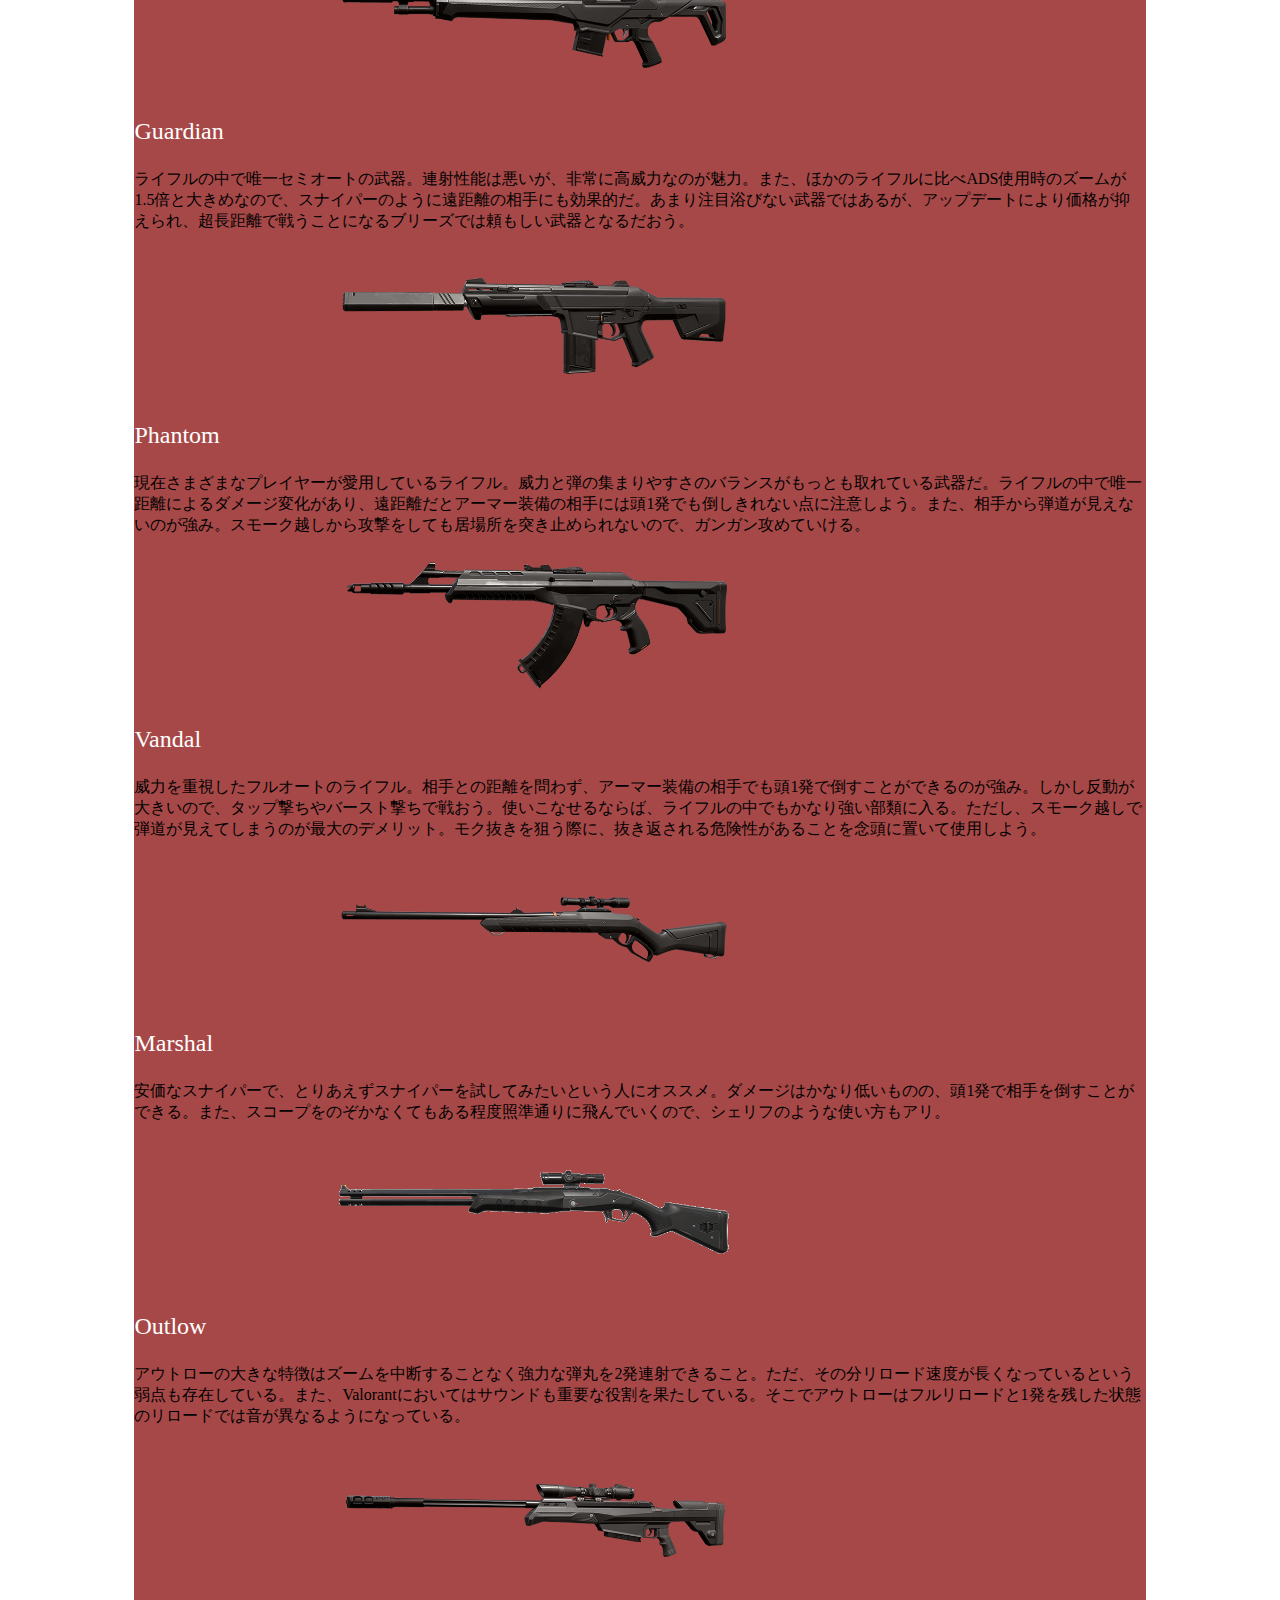
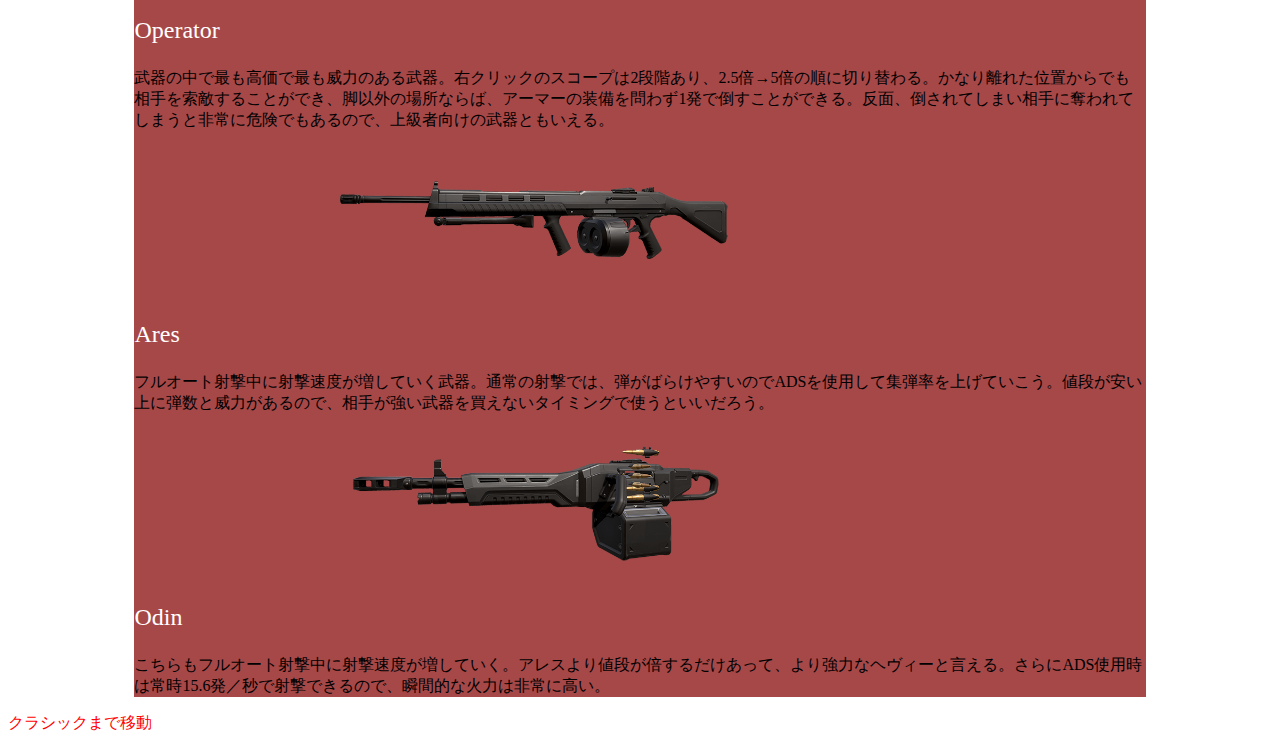
<file: final assignment/arsenal/arsenal.html>
<!DOCTYPE html>
<html lang="en">
<head>
    <meta charset="UTF-8">
    <meta name="viewport" content="width=device-width, initial-scale=1.0">
    <link rel="stylesheet" href="../allstyle.css">
    <link rel="stylesheet" href="arsenal.css">
    <title>Arsenal</title>
</head>
<body>
    <div class="rogo_img">
        <img src="../img/360_F_371013119_o87usHtqx06jK5IQ3sywV3cMslyx34Hi.webp">
        <a  href="../index.html">VALORANT</a>
        </div>
        <nav class="annai">
        <div class="navbar">
        <a class="nav-link active" aria-current="page" href="../agent/agent.html">AGENT</a>
        <a class="nav-link active" aria-current="page" href="../map/map.html">MAP</a>
        <a class="nav-link active" aria-current="page" href="arsenal.html">ARSENAL</a>
        </div>
        </nav>
    <div class="box">
    <div class="div_img2">
    <img src="img/classic.png">
</div>
<div id="classic">
    <p class="buki_name">Classic</p>
    <p>初期装備のサブ武器で可もなく不可もなくの性能を持っている。右クリックで3発同時に発射できる。接近線ではジャンプしながら右クリックでヘッドショットを狙ったり、左クリック→右クリックの連続射撃で、一気に倒すといったテクニックが効果的だ。これといった特徴はないが、無料という点とクセのない操作感が魅力。</p>
    <div class="div_img2">
    <img src="img/shorty.png">
</div>
</div>
    <p class="buki_name">Shorty</p>
    <p>小型のショットガンで1度に15発の弾が扇状に発射される。単発の威力が低いため、敵に十分近づいて使う必要があるが近距離での攻撃力は驚異。クレジットを温存するためのエコラウンドでワンチャンを狙う際におすすめ。また、オペレーターのサブ武器として購入する場合もある。狭い通路や曲がり角など近距離で待ち構えて使おう</p>
    <div class="div_img2">
    <img src="img/frenzy.png">
</div>
    <p class="buki_name">Frenzy</p>
    <p>小型のサブマシンガンで、サイドアームの中で唯一フルオート射撃ができる武器。連射速度があり、近場ならば頭2発で相手を倒すことができる使い勝手のいい武器。移動しながらでも比較的安定した射撃ができるので、アタッカー側にオススメ。</p>
    <div class="div_img2">
    <img src="img/ghost.png">
</div>
    <p class="buki_name">Ghost</p>
    <p>サイレンサーが付いた命中率重視の武器。アーマーを装備していない相手ならば、頭1発で敵を仕留めることができる。ピストルラウンドや、相手が買い物を控えているエコラウンドの対抗といったラウンドで真価を発揮する。スナイパーのサブ武器としても重宝するため、非常に汎用性の高い武器だ。</p>
    <div class="div_img2">
    <img src="img/sheriff.png">
</div>
    <p class="buki_name">Sheriff</p>
    <p>威力に特化した武器。サイドアームの中では価格が800と高く、また発射速度も遅め。連射するとAIMが定まらないなど非常に扱いが難しい。反面、近距離ならアーマーの可否にかかわらず、遠距離でもヘヴィシールド装備時以外なら頭1発で倒すことができる。胴や脚のダメージも大きいためAIMのうまいプレイヤーが使うと化ける。</p>
    <div class="div_img2">
    <img src="img/stinger.png">
</div>
    <p class="buki_name">Stinger</p>
    <p>低価格帯のメイン武器。威力は低いが発射速度は全武器最速なので、手数で勝負するといった武器といえる。アーマー装備の相手にはかなり火力負けしやすいので、相手がエコラウンドの時に使ってきたい。なお、右クリックでADS（簡易照準）表示が可能。ADS使用時はズームが1.15倍となり、4発ごとの発射となるが、弾がばらけやすくなる。</p>
    <div class="div_img2">
    <img src="img/spectre.png">
</div>
    <p class="buki_name">Spectre</p>
    <p>価格に応じてスティンガーを若干強化したような位置づけ。速度はスティンガーに劣るものの、威力、弾数が安定。ADS使用時は、発射速度がやや低下するがズームが1.15倍となり、弾が中心に集まりやすくなる。近距離〜中間距離でリコイルコントロールをしながら一気にダメージを与えていこう。</p>
    <div class="div_img2">
    <img src="img/bucky.png">
</div>
    <p class="buki_name">Bucky</p>
    <p>低価格帯のショットガンで、近距離で真価を発揮する武器。さらに右クリックで射撃することで射撃後時間差で散弾するようになる。これにより、至近距離は威力は落ちるが、中間距離で弾が集まり高威力を叩き出すという効果に変わる。リリース当初から強力なショットガンとして注目を浴びていたが、度重なるナーフにより、そこまでの脅威はなくなった。</p>
    <div class="div_img2">
    <img src="img/judge.png">
</div>
    <p class="buki_name">Judge</p>
    <p>フルオートのショットガン。連射性能があり、至近距離で連発すればあっという間に敵を倒すことができる。逆に至近距離以外の使い道が皆無なので、近距離での戦いで使っていこう。走りったりジャンプしながら相手に急接近して射撃するのも手。フルオートだが、タップ撃ちすることでかなり弾が集まるようになる。</p>
    <div class="div_img2">
    <img src="img/bulldog.png">
</div>
    <p class="buki_name">Bulldog</p>
    <p>ライフルの中でもっとも安く購入できる武器。飛距離によるダメージ減もなく、アーマー装備の相手でも頭1発、胴1発の2発で倒すことができる優秀な武器。右クリックのADS使用時は、1.25倍のズームとなり3発1セットの射撃を行う。精度がかなり高くなるので、相手の位置を予測した決め撃ちなどで活用しよう。</p>
    <div class="div_img2">
    <img src="img/guardian.png">
</div>
    <p class="buki_name">Guardian</p>
    <p>ライフルの中で唯一セミオートの武器。連射性能は悪いが、非常に高威力なのが魅力。また、ほかのライフルに比べADS使用時のズームが1.5倍と大きめなので、スナイパーのように遠距離の相手にも効果的だ。あまり注目浴びない武器ではあるが、アップデートにより価格が抑えられ、超長距離で戦うことになるブリーズでは頼もしい武器となるだおう。</p>
    <div class="div_img2">
    <img src="img/phantom.png">
</div>
    <p class="buki_name">Phantom</p>
    <p>現在さまざまなプレイヤーが愛用しているライフル。威力と弾の集まりやすさのバランスがもっとも取れている武器だ。ライフルの中で唯一距離によるダメージ変化があり、遠距離だとアーマー装備の相手には頭1発でも倒しきれない点に注意しよう。また、相手から弾道が見えないのが強み。スモーク越しから攻撃をしても居場所を突き止められないので、ガンガン攻めていける。</p>
    <div class="div_img2">
    <img src="img/vandal.png">
</div>
    <p class="buki_name">Vandal</p>
    <p>威力を重視したフルオートのライフル。相手との距離を問わず、アーマー装備の相手でも頭1発で倒すことができるのが強み。しかし反動が大きいので、タップ撃ちやバースト撃ちで戦おう。使いこなせるならば、ライフルの中でもかなり強い部類に入る。ただし、スモーク越しで弾道が見えてしまうのが最大のデメリット。モク抜きを狙う際に、抜き返される危険性があることを念頭に置いて使用しよう。</p>
    <div class="div_img2">
    <img src="img/marshal.png">
</div>
    <p class="buki_name">Marshal</p>
    <p>安価なスナイパーで、とりあえずスナイパーを試してみたいという人にオススメ。ダメージはかなり低いものの、頭1発で相手を倒すことができる。また、スコープをのぞかなくてもある程度照準通りに飛んでいくので、シェリフのような使い方もアリ。</p>
    <div class="div_img2">
    <img src="img/outlow.png">
</div>
    <p class="buki_name">Outlow</p>
    <p>アウトローの大きな特徴はズームを中断することなく強力な弾丸を2発連射できること。ただ、その分リロード速度が長くなっているという弱点も存在している。また、Valorantにおいてはサウンドも重要な役割を果たしている。そこでアウトローはフルリロードと1発を残した状態のリロードでは音が異なるようになっている。</p>
    <div class="div_img2">
    <img src="img/operator.png">
</div>
    <p class="buki_name">Operator</p>
    <p>武器の中で最も高価で最も威力のある武器。右クリックのスコープは2段階あり、2.5倍→5倍の順に切り替わる。かなり離れた位置からでも相手を索敵することができ、脚以外の場所ならば、アーマーの装備を問わず1発で倒すことができる。反面、倒されてしまい相手に奪われてしまうと非常に危険でもあるので、上級者向けの武器ともいえる。</p>
    <div class="div_img2">
    <img src="img/ares.png">
</div>
    <p class="buki_name">Ares</p>
    <p>フルオート射撃中に射撃速度が増していく武器。通常の射撃では、弾がばらけやすいのでADSを使用して集弾率を上げていこう。値段が安い上に弾数と威力があるので、相手が強い武器を買えないタイミングで使うといいだろう。</p>
    <div class="div_img2">
    <img src="img/odin.png">
</div>
    <p class="buki_name">Odin</p>
    <p>こちらもフルオート射撃中に射撃速度が増していく。アレスより値段が倍するだけあって、より強力なヘヴィーと言える。さらにADS使用時は常時15.6発／秒で射撃できるので、瞬間的な火力は非常に高い。</p>
    </div>

    <a href="#classic">クラシックまで移動</a>
</body>
</html>
</file>
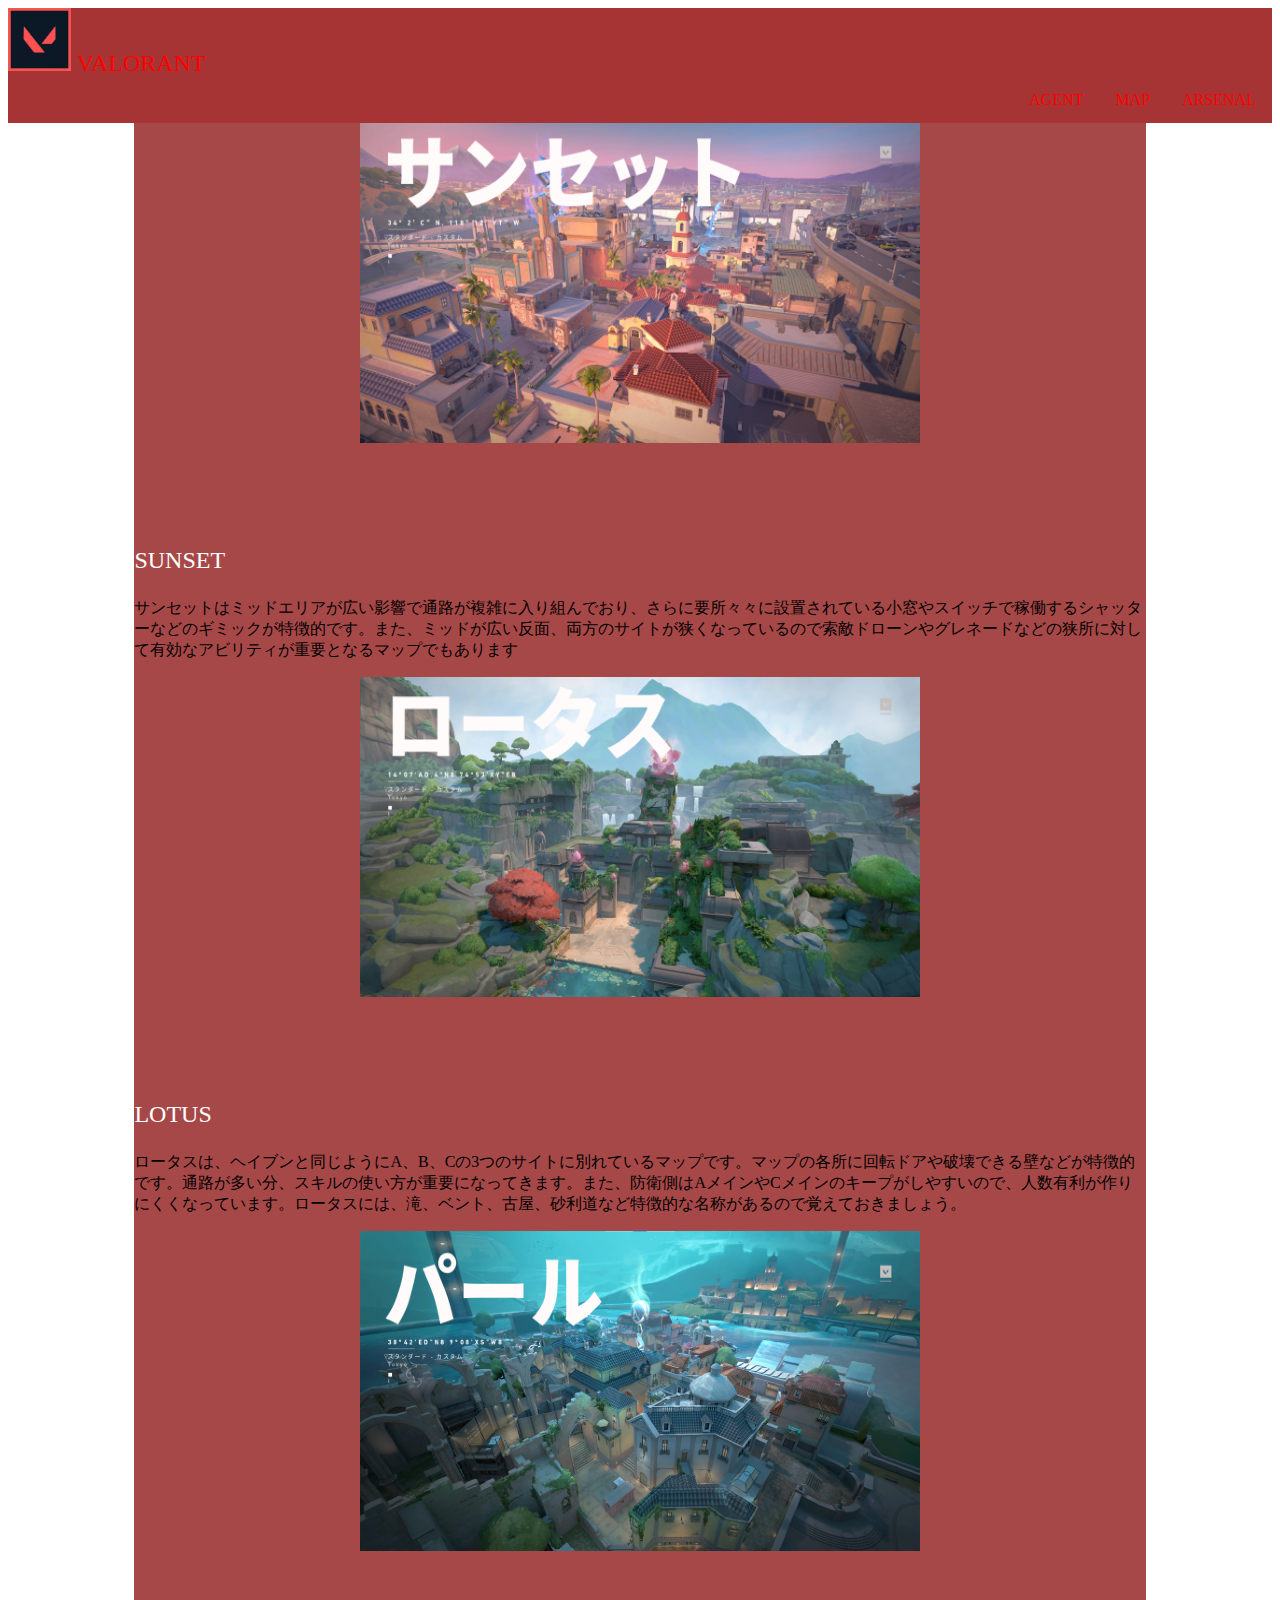
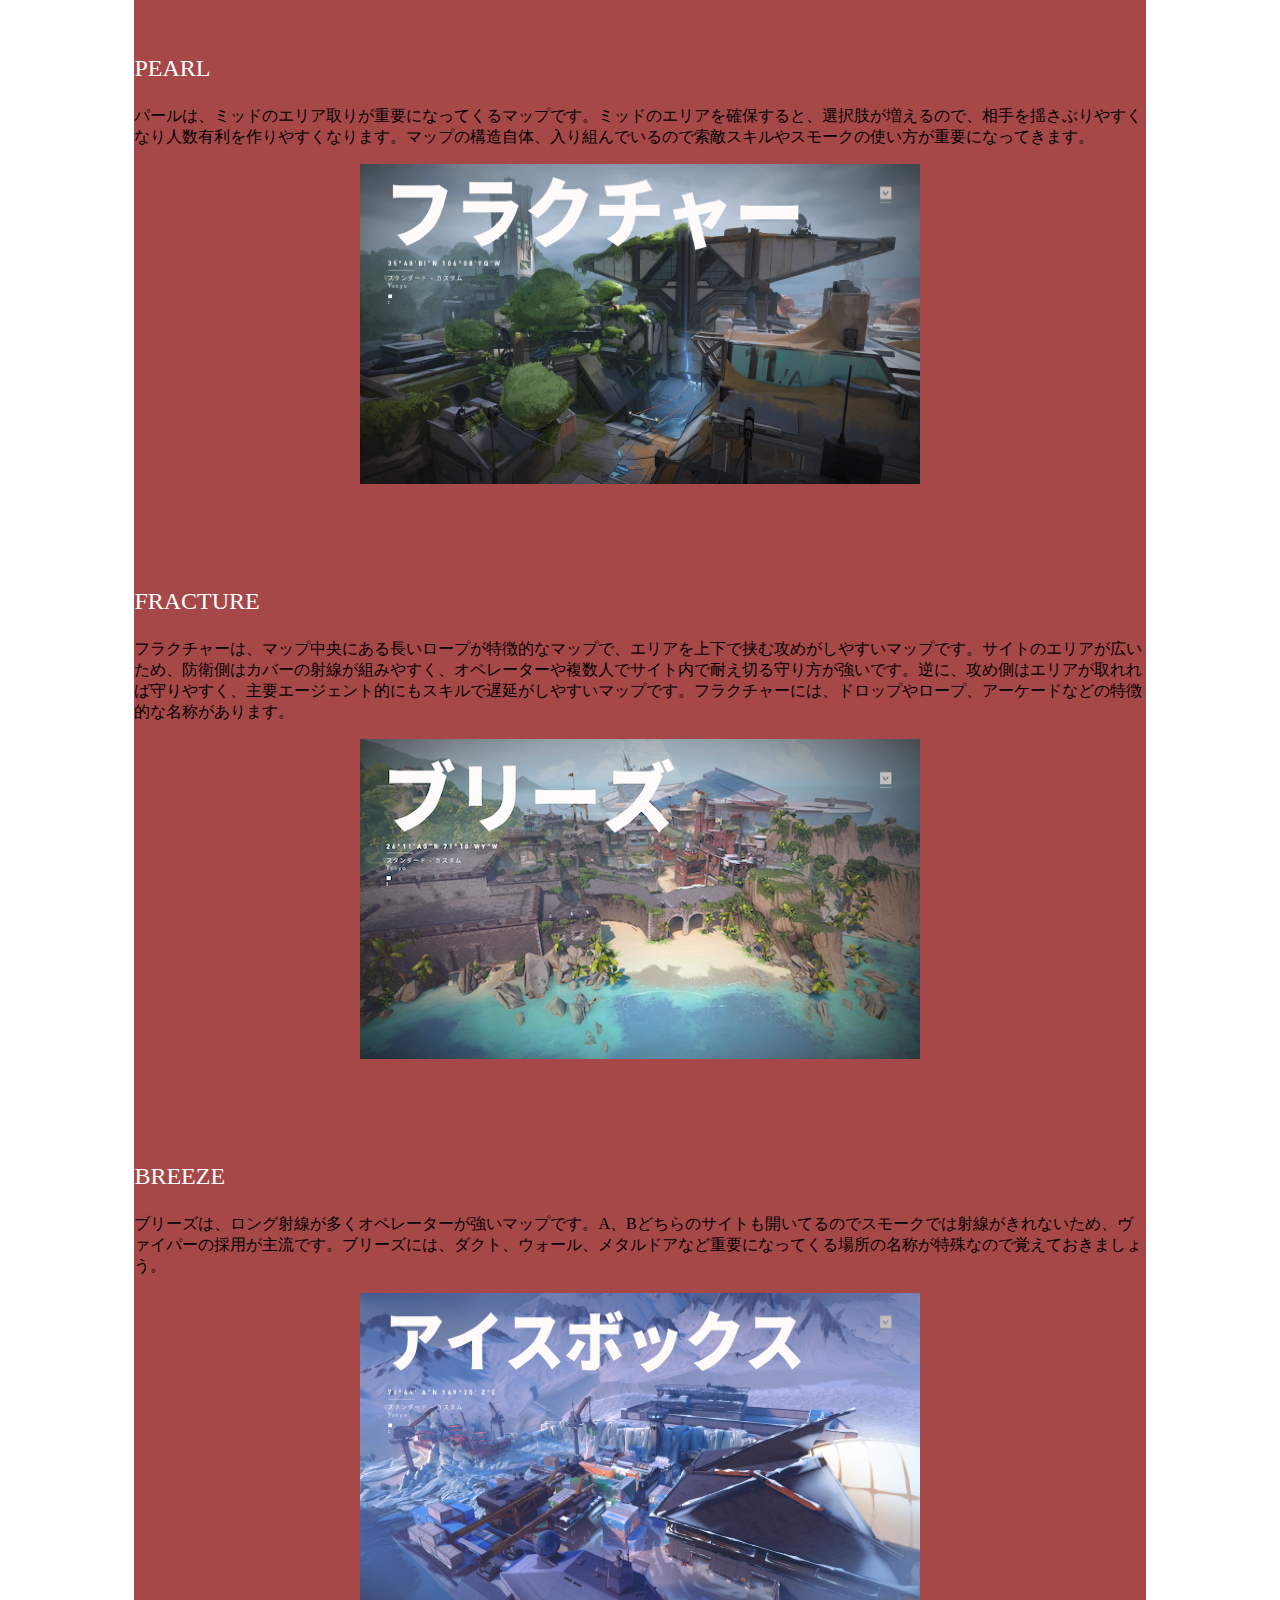
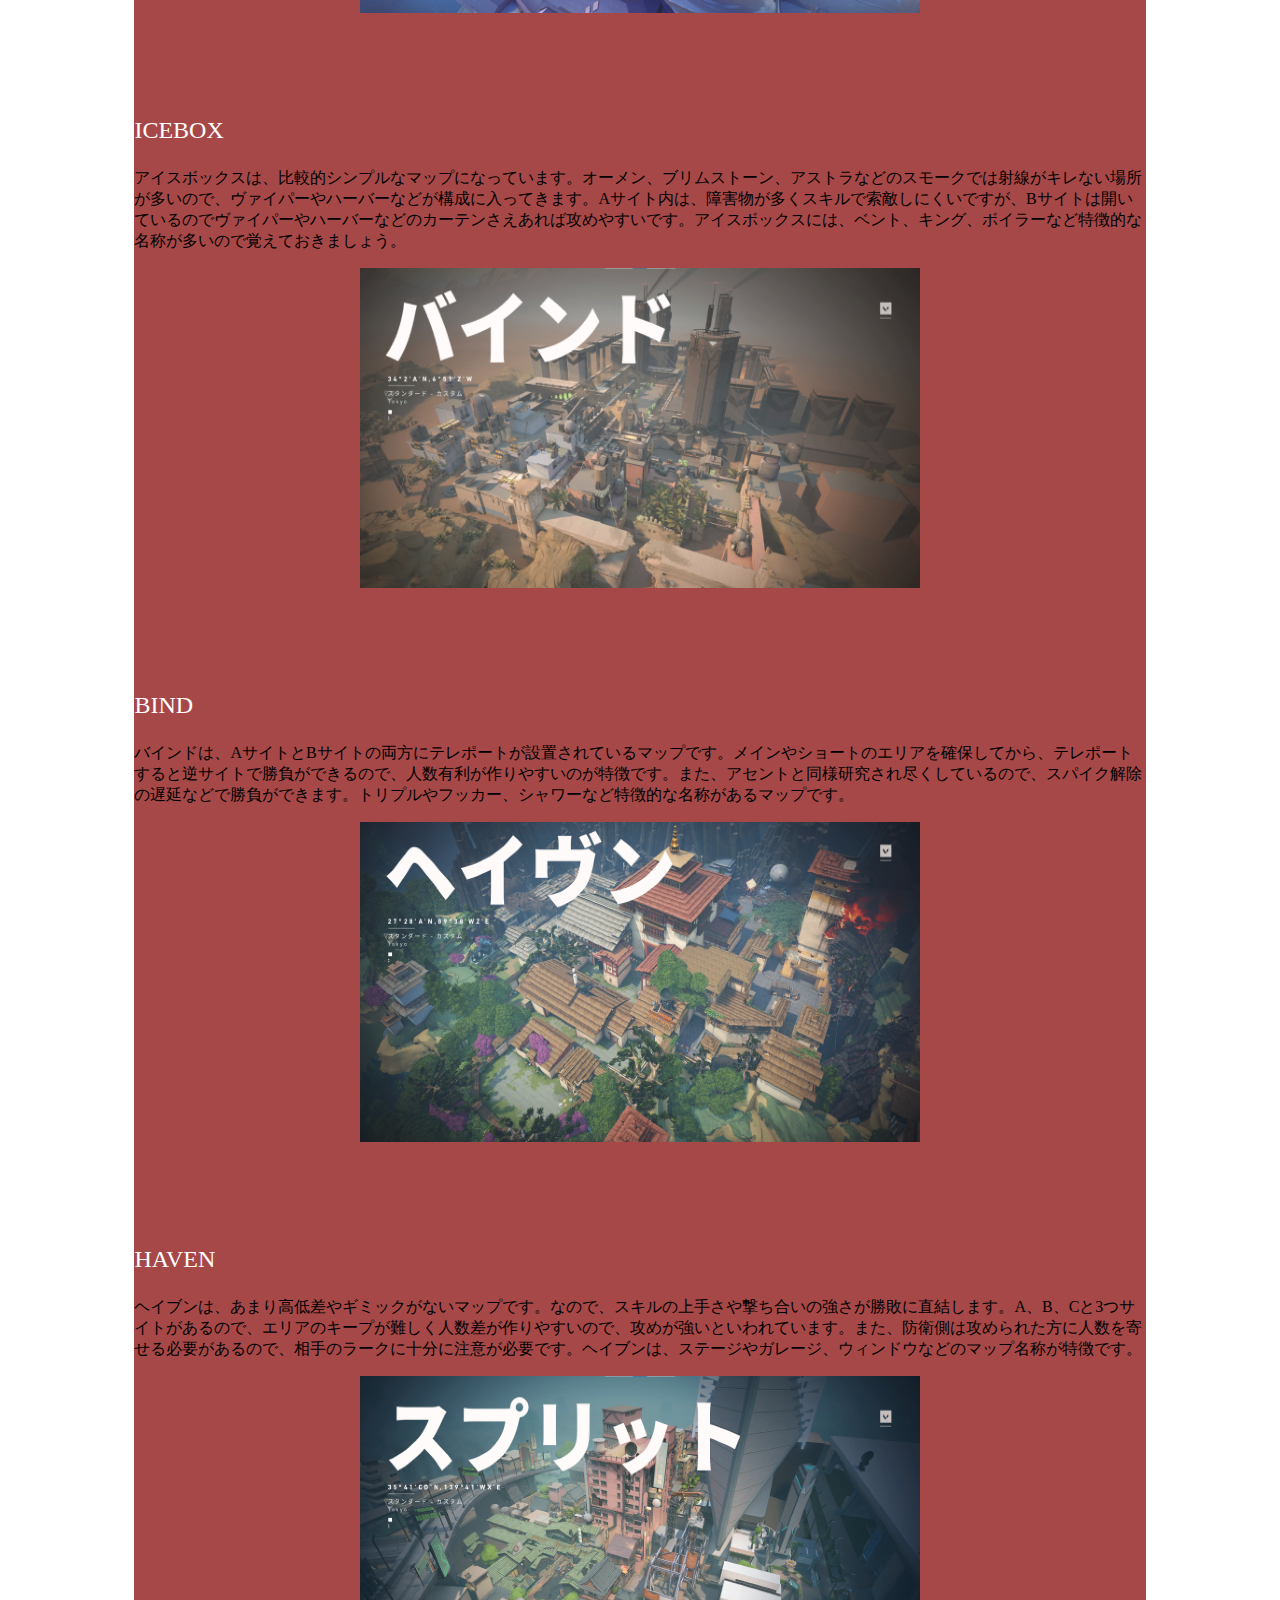
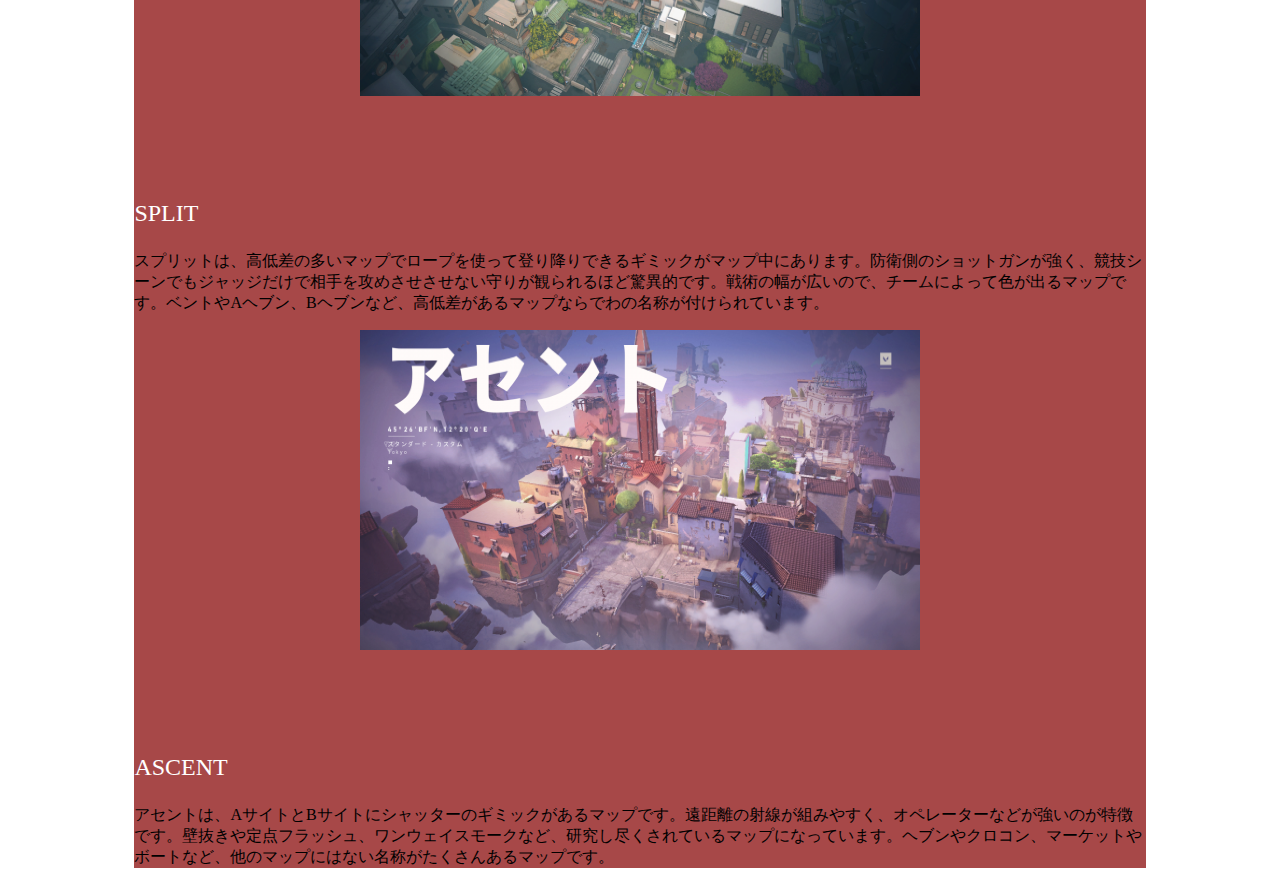
<file: final assignment/map/map.html>
<!DOCTYPE html>
<html lang="en">
<head>
    <meta charset="UTF-8">
    <meta name="viewport" content="width=device-width, initial-scale=1.0">
    <link rel="stylesheet" href="../allstyle.css">
    <link rel="stylesheet" href="map.css">
    <title>Map</title>
</head>
<body>
    <div class="rogo_img">
        <img src="../img/360_F_371013119_o87usHtqx06jK5IQ3sywV3cMslyx34Hi.webp">
        <a  href="../index.html">VALORANT</a>
        </div>
        <nav class="annai">
        <div class="navbar">
        <a class="nav-link active" aria-current="page" href="../agent/agent.html">AGENT</a>
        <a class="nav-link active" aria-current="page" href="map.html">MAP</a>
        <a class="nav-link active" aria-current="page" href="../arsenal/arsenal.html">ARSENAL</a>
        </div>
        </nav>
    <div class="box">
    <div class="div_img3">
    <img src="img/sunset.png">
</div>
    <p class="map_name">SUNSET</p>
    <p>サンセットはミッドエリアが広い影響で通路が複雑に入り組んでおり、さらに要所々々に設置されている小窓やスイッチで稼働するシャッターなどのギミックが特徴的です。また、ミッドが広い反面、両方のサイトが狭くなっているので索敵ドローンやグレネードなどの狭所に対して有効なアビリティが重要となるマップでもあります</p>
    <div class="div_img3">
    <img src="img/lotus.png">
</div>
    <p class="map_name">LOTUS</p>
    <p>ロータスは、ヘイブンと同じようにA、B、Cの3つのサイトに別れているマップです。マップの各所に回転ドアや破壊できる壁などが特徴的です。通路が多い分、スキルの使い方が重要になってきます。また、防衛側はAメインやCメインのキープがしやすいので、人数有利が作りにくくなっています。ロータスには、滝、ベント、古屋、砂利道など特徴的な名称があるので覚えておきましょう。</p>
    <div class="div_img3">
    <img src="img/peal.png">
</div>
    <p class="map_name">PEARL</p>
    <p>パールは、ミッドのエリア取りが重要になってくるマップです。ミッドのエリアを確保すると、選択肢が増えるので、相手を揺さぶりやすくなり人数有利を作りやすくなります。マップの構造自体、入り組んでいるので索敵スキルやスモークの使い方が重要になってきます。</p>
    <div class="div_img3">
    <img src="img/fracture.png">
</div>
    <p class="map_name">FRACTURE</p>
    <p>フラクチャーは、マップ中央にある長いロープが特徴的なマップで、エリアを上下で挟む攻めがしやすいマップです。サイトのエリアが広いため、防衛側はカバーの射線が組みやすく、オペレーターや複数人でサイト内で耐え切る守り方が強いです。逆に、攻め側はエリアが取れれば守りやすく、主要エージェント的にもスキルで遅延がしやすいマップです。フラクチャーには、ドロップやロープ、アーケードなどの特徴的な名称があります。</p>
    <div class="div_img3">
    <img src="img/breeze.png">
</div>
    <p class="map_name">BREEZE</p>
    <p>ブリーズは、ロング射線が多くオペレーターが強いマップです。A、Bどちらのサイトも開いてるのでスモークでは射線がきれないため、ヴァイパーの採用が主流です。ブリーズには、ダクト、ウォール、メタルドアなど重要になってくる場所の名称が特殊なので覚えておきましょう。</p>
    <div class="div_img3">
    <img src="img/icebox.png">
</div>
    <p class="map_name">ICEBOX</p>
    <p>アイスボックスは、比較的シンプルなマップになっています。オーメン、ブリムストーン、アストラなどのスモークでは射線がキレない場所が多いので、ヴァイパーやハーバーなどが構成に入ってきます。Aサイト内は、障害物が多くスキルで索敵しにくいですが、Bサイトは開いているのでヴァイパーやハーバーなどのカーテンさえあれば攻めやすいです。アイスボックスには、ベント、キング、ボイラーなど特徴的な名称が多いので覚えておきましょう。</p>
    <div class="div_img3">
    <img src="img/bind.png">
</div>
    <p class="map_name">BIND</p>
    <p>バインドは、AサイトとBサイトの両方にテレポートが設置されているマップです。メインやショートのエリアを確保してから、テレポートすると逆サイトで勝負ができるので、人数有利が作りやすいのが特徴です。また、アセントと同様研究され尽くしているので、スパイク解除の遅延などで勝負ができます。トリプルやフッカー、シャワーなど特徴的な名称があるマップです。</p>
    <div class="div_img3">
    <img src="img/haven.png">
</div>
    <p class="map_name">HAVEN</p>
    <p>ヘイブンは、あまり高低差やギミックがないマップです。なので、スキルの上手さや撃ち合いの強さが勝敗に直結します。A、B、Cと3つサイトがあるので、エリアのキープが難しく人数差が作りやすいので、攻めが強いといわれています。また、防衛側は攻められた方に人数を寄せる必要があるので、相手のラークに十分に注意が必要です。ヘイブンは、ステージやガレージ、ウィンドウなどのマップ名称が特徴です。</p>
    <div class="div_img3">
    <img src="img/split.png">
</div>
    <p class="map_name">SPLIT</p>
    <p>スプリットは、高低差の多いマップでロープを使って登り降りできるギミックがマップ中にあります。防衛側のショットガンが強く、競技シーンでもジャッジだけで相手を攻めさせさせない守りが観られるほど驚異的です。戦術の幅が広いので、チームによって色が出るマップです。ベントやAヘブン、Bヘブンなど、高低差があるマップならでわの名称が付けられています。</p>
    <div class="div_img3">
    <img src="img/ascent.png">
</div>
    <p class="map_name">ASCENT</p>
    <p>アセントは、AサイトとBサイトにシャッターのギミックがあるマップです。遠距離の射線が組みやすく、オペレーターなどが強いのが特徴です。壁抜きや定点フラッシュ、ワンウェイスモークなど、研究し尽くされているマップになっています。ヘブンやクロコン、マーケットやボートなど、他のマップにはない名称がたくさんあるマップです。</p>
</div>
</body>
</html>
</file>
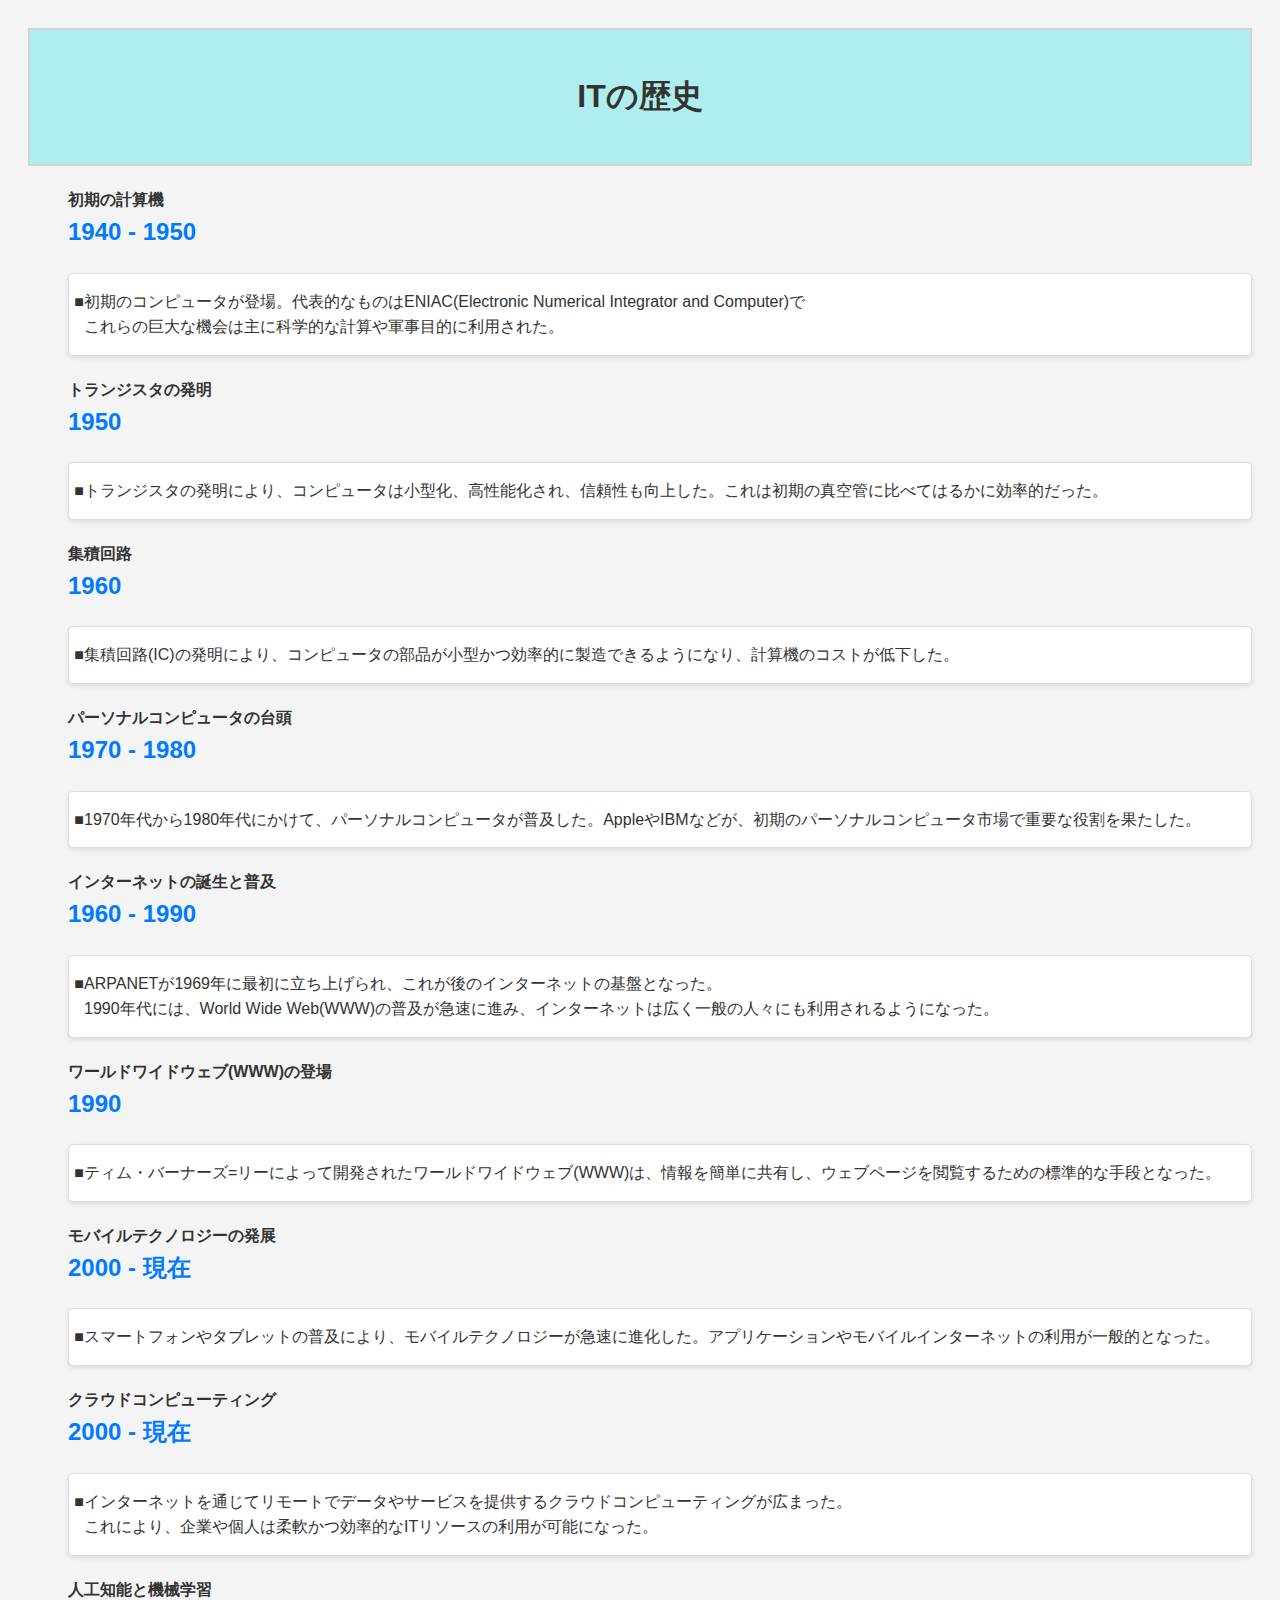
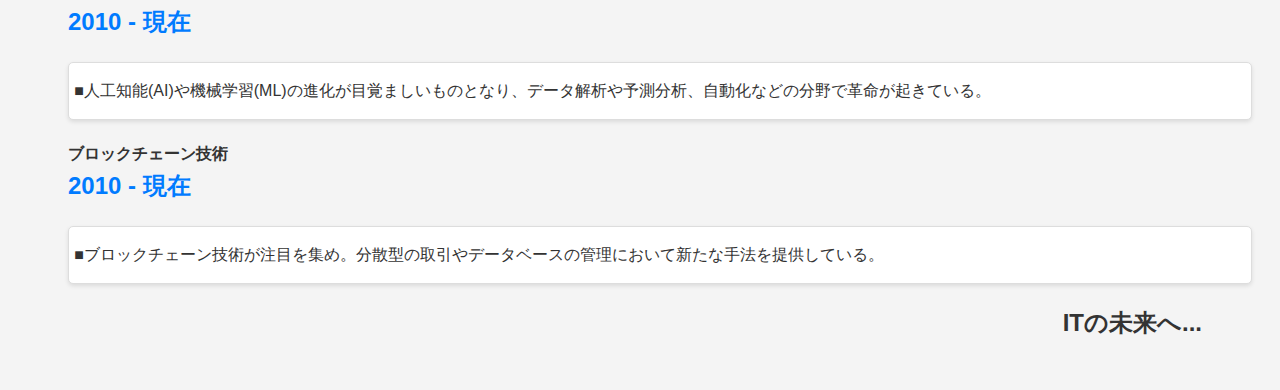
<file: midterm/web/ITTop/ITHistory.html>
<!DOCTYPE html>
<html lang="en">
<head>
    <link rel="stylesheet" href="../self-introduction-style.css">
    <meta charset="UTF-8">
    <meta name="viewport" content="width=device-width, initial-scale=1.0">
    <title>ITHistory</title>
</head>
<body>
    <div class="daimei">
    <h1>ITの歴史</h1>
    </div>
    <ul class="mark-list1">
    <div class="timeline"> 
    <h4>初期の計算機 <div class="year">1940 - 1950</div></h4>
    </div>
    <div class="event">
    <li>初期のコンピュータが登場。代表的なものはENIAC(Electronic Numerical Integrator and Computer)で<br>これらの巨大な機会は主に科学的な計算や軍事目的に利用された。</li>
    </div>
    <div class="timeline">
    <h4>トランジスタの発明 <div class="year">1950</div></h4>
    </div>
    <div class="event">
    <li>トランジスタの発明により、コンピュータは小型化、高性能化され、信頼性も向上した。これは初期の真空管に比べてはるかに効率的だった。</li>
    </div>
    <div class="timeline">
    <h4>集積回路 <div class="year">1960</div></h4>
    </div>
    <div class="event">
    <li>集積回路(IC)の発明により、コンピュータの部品が小型かつ効率的に製造できるようになり、計算機のコストが低下した。</li>
    </div>
    <div class="timeline">
    <h4>パーソナルコンピュータの台頭 <div class="year">1970 - 1980</div></h4>
    </div>
    <div class="event">
    <li>1970年代から1980年代にかけて、パーソナルコンピュータが普及した。AppleやIBMなどが、初期のパーソナルコンピュータ市場で重要な役割を果たした。</li>
    </div>
    <div class="timeline">
    <h4>インターネットの誕生と普及 <div class="year">1960 - 1990</div></h4>
    </div>
    <div class="event">
    <li>ARPANETが1969年に最初に立ち上げられ、これが後のインターネットの基盤となった。<br>1990年代には、World Wide Web(WWW)の普及が急速に進み、インターネットは広く一般の人々にも利用されるようになった。</li>
    </div>
    <div class="timeline">
    <h4>ワールドワイドウェブ(WWW)の登場 <div class="year">1990</div></h4>
    </div>
    <div class="event">
    <li>ティム・バーナーズ=リーによって開発されたワールドワイドウェブ(WWW)は、情報を簡単に共有し、ウェブページを閲覧するための標準的な手段となった。</li>
    </div>
    <div class="timeline">
    <h4>モバイルテクノロジーの発展 <div class="year">2000 - 現在</div></h4>
    </div>
    <div class="event">
    <li>スマートフォンやタブレットの普及により、モバイルテクノロジーが急速に進化した。アプリケーションやモバイルインターネットの利用が一般的となった。</li>
    </div>
    <div class="timeline">
    <h4>クラウドコンピューティング <div class="year">2000 - 現在</div></h4>
    </div>
    <div class="event">
    <li>インターネットを通じてリモートでデータやサービスを提供するクラウドコンピューティングが広まった。<br>これにより、企業や個人は柔軟かつ効率的なITリソースの利用が可能になった。</li>
    </div>
    <div class="timeline">
    <h4>人工知能と機械学習 <div class="year">2010 - 現在</div></h4>
    </div>
    <div class="event">
    <li>人工知能(AI)や機械学習(ML)の進化が目覚ましいものとなり、データ解析や予測分析、自動化などの分野で革命が起きている。</li>
    </div>
    <div class="timeline">
    <h4>ブロックチェーン技術 <div class="year">2010 - 現在</div></h4>
    </div>
    <div class="event">
    <li>ブロックチェーン技術が注目を集め。分散型の取引やデータベースの管理において新たな手法を提供している。</li>
    </div>
    <div class="timeline1">
    <h2>ITの未来へ...</h2>
    </div>
    </ul>
</body>
</html>
</file>
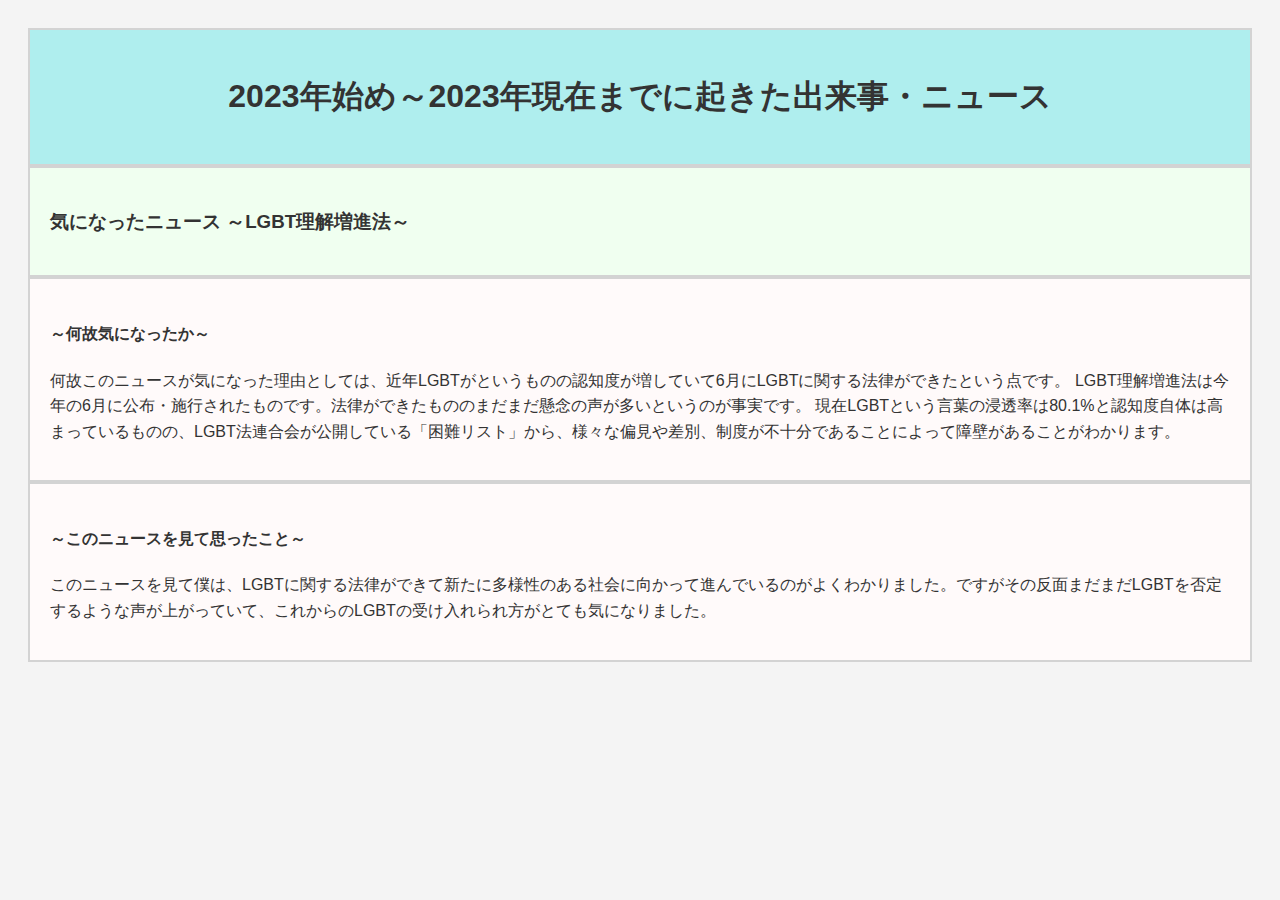
<file: midterm/web/news/news-top.html>
<!DOCTYPE html>
<html lang="en">
<head>
    <link rel="stylesheet" href="../self-introduction-style.css">
    <meta charset="UTF-8">
    <meta name="viewport" content="width=device-width, initial-scale=1.0">
    <title>Newstop</title>
</head>
<body>
    <div class="daimei">
    <h1>2023年始め～2023年現在までに起きた出来事・ニュース</h1>
    </div>
    <div class="a">
    <h3>気になったニュース ～LGBT理解増進法～</h3>
    </div>
    <div class="b">
    <h4>～何故気になったか～</h4>
    <p>何故このニュースが気になった理由としては、近年LGBTがというものの認知度が増していて6月にLGBTに関する法律ができたという点です。
    LGBT理解増進法は今年の6月に公布・施行されたものです。法律ができたもののまだまだ懸念の声が多いというのが事実です。
    現在LGBTという言葉の浸透率は80.1%と認知度自体は高まっているものの、LGBT法連合会が公開している「困難リスト」から、様々な偏見や差別、制度が不十分であることによって障壁があることがわかります。
    </p>
    </div>
    <div class="b">
    <h4>～このニュースを見て思ったこと～</h4>
    <p>このニュースを見て僕は、LGBTに関する法律ができて新たに多様性のある社会に向かって進んでいるのがよくわかりました。ですがその反面まだまだLGBTを否定するような声が上がっていて、これからのLGBTの受け入れられ方がとても気になりました。
    </p>
    </div>
</body>
</html>
</file>
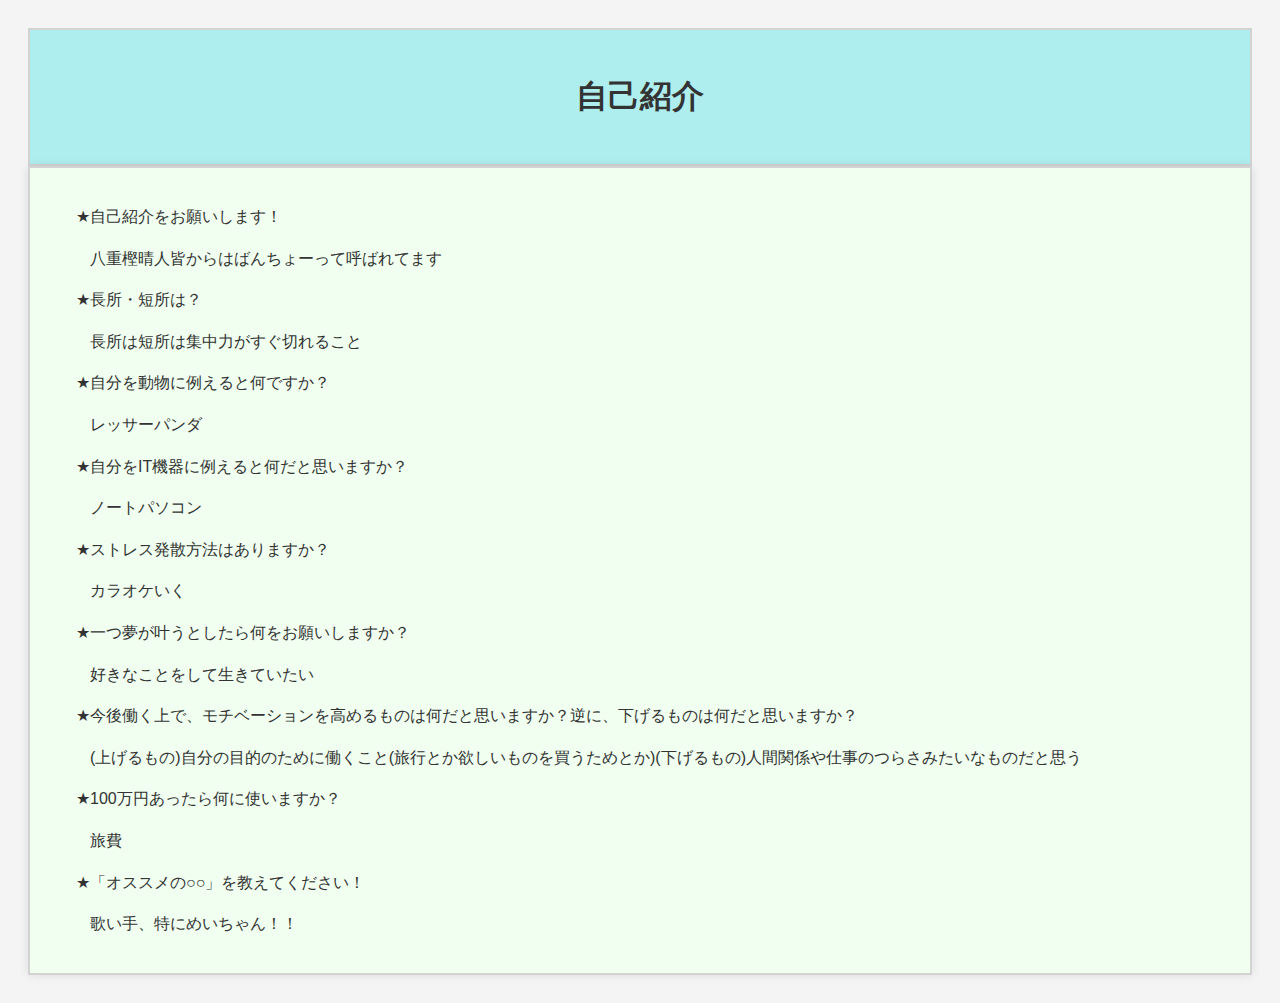
<file: midterm/web/self-introduction/self-introduction.html>
<!DOCTYPE html>
<html lang="en">

<head>
    <link rel="stylesheet" href="../self-introduction-style.css">
    <meta charset="UTF-8">
    <meta name="viewport" content="width=device-width, initial-scale=1.0">
    <title>自己紹介</title>
</head>

<body>
    <div class="daimei">
    <h1>自己紹介</h1>
    </div>
    <div class="c">
    <ul class="mark-list">
        <li>自己紹介をお願いします！</li>
        <p>八重樫晴人皆からはばんちょーって呼ばれてます</p>
        <li>長所・短所は？</li>
        <p>長所は短所は集中力がすぐ切れること</p>
        <li>自分を動物に例えると何ですか？</li>
        <p>レッサーパンダ</p>
        <li>自分をIT機器に例えると何だと思いますか？</li>
        <p>ノートパソコン</p>
        <li>ストレス発散方法はありますか？</li>
        <p>カラオケいく</p>
        <li>一つ夢が叶うとしたら何をお願いしますか？</li>
        <p>好きなことをして生きていたい</p>
        <li>今後働く上で、モチベーションを高めるものは何だと思いますか？逆に、下げるものは何だと思いますか？</li>
        <p>(上げるもの)自分の目的のために働くこと(旅行とか欲しいものを買うためとか)(下げるもの)人間関係や仕事のつらさみたいなものだと思う</p>
        <li>100万円あったら何に使いますか？</li>
        <p>旅費</p>
        <li>「オススメの○○」を教えてください！</li>
        <p>歌い手、特にめいちゃん！！</p>
    </ul>
    </div>
</body>

</html>
</file>
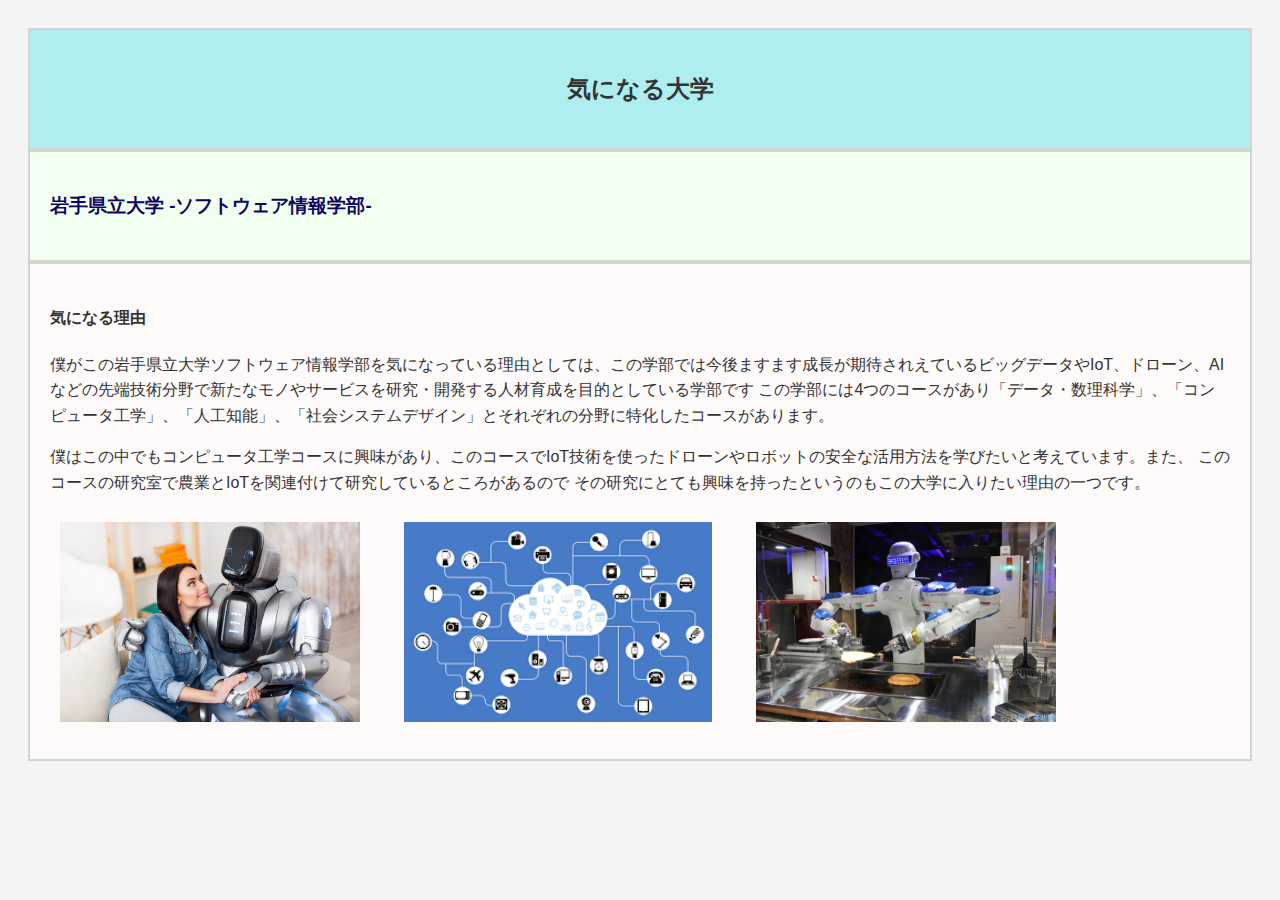
<file: midterm/web/university/university-top.html>
<!DOCTYPE html>
<html lang="en">
<head>
    <link rel="stylesheet" href="../self-introduction-style.css">
    <meta charset="UTF-8">
    <meta name="viewport" content="width=device-width, initial-scale=1.0">
    <title>University-top</title>
</head>
<body>
    <div class="daimei">
    <h2>気になる大学</h2>
    </div>
    <div class="a">
    <h3><a href="https://www.soft.iwate-pu.ac.jp/">岩手県立大学 -ソフトウェア情報学部-</a></h3>
    </div>
    <div class="b">
    <h4>気になる理由</h4>
    <p>僕がこの岩手県立大学ソフトウェア情報学部を気になっている理由としては、この学部では今後ますます成長が期待されえているビッグデータやIoT、ドローン、AIなどの先端技術分野で新たなモノやサービスを研究・開発する人材育成を目的としている学部です
       この学部には4つのコースがあり「データ・数理科学」、「コンピュータ工学」、「人工知能」、「社会システムデザイン」とそれぞれの分野に特化したコースがあります。
    </p>
    <p>僕はこの中でもコンピュータ工学コースに興味があり、このコースでIoT技術を使ったドローンやロボットの安全な活用方法を学びたいと考えています。また、
        このコースの研究室で農業とIoTを関連付けて研究しているところがあるので
        その研究にとても興味を持ったというのもこの大学に入りたい理由の一つです。
    </p>
    <img src="img/pixta_21838867_XL.jpg" alt="Iot">
    <img src="img/IoT.png" alt="IoT">
    <img src="img/phpFEpdxQ_57cf6f1ccb011.jpg" alt="iot">
    </div>
</body>
</html>
</file>
<file: final assignment/style.css>
.slider-container {
    position: relative;
    width: 100%;
    height: 600px;
    overflow: hidden;
  }
  .slide {
    position: absolute;
    width: 100%;
    height: 100%;
    opacity: 0;
    transition: opacity 1s;
  }
  .slide img {
    width: 100%;
    height: 100%;
    object-fit: cover;
  }
  .slide.active {
    opacity: 1;
  }
</file>
<file: final assignment/allstyle.css>
.box {
    flex-wrap: wrap;
    width: 80%;
    margin: auto;
}
/* agent.html */
.div_img1 {
    text-align: center;
    width: 200px;
    height: 300px;
    margin: 0 auto;
}
.div_img1 img {
    width: 100%;
    height: 100%;
}
/* map.html */   
.div_img3 {
    text-align: center;
    width: 700px;
    height: 400px;
}
.div_img3 img {
    width: 80%;
    height: 80%;
}
/* arasenal.html */
.div_img2 {
    text-align: center;
    width: 800px;

}
.div_img2 img {
    width: 50%;
    height: 50%;
}
/* ナビゲーションバー */
.navbar {
    overflow: hidden;
    display: flex;
    justify-content: flex-end;
    background-color: rgba(145, 0, 0, 0.797);
}

.navbar a {
    color: red;
    text-align: center;
    padding: 14px 16px;
    text-decoration: none;
}

.navbar a:hover {
    background-color: rgba(145, 0, 0, 0.505);
    color: red;
}

.rogo_img{
    font-size: 150%;
    color: red  ;
    background-color: rgba(145, 0, 0, 0.797);
    text-decoration: none;
}

.rogo_img img{
    width: 5%;
}

.rogo_img a:hover{
    background-color: none;
    color: red;
    text-decoration: none;
}

a{
    text-decoration: none;
    color: red;
}
</file>
<file: profile/profile-style.css>
@charset "utf-8";
table,td,th{
    border-collapse: collapse;
    border: 2px solid #000;
}
body{
    background-color: #AFEEEE;
}
img{
    width: 150px;
    height: 150px;
    display: flex;
    margin: auto;
}
.main{
    text-align: center;
}
</file>
<file: midterm/web/self-introduction-style.css>
@charset "utf-8";

.mark-list {
    list-style: "★";
}

.mark-list1 {
    list-style: "■";
}

.daimei {
    text-align: center;
    background-color:#AFEEEE;
    background-clip: border-box;
}

.name {
    text-align: right;
    background-color:#AFEEEE;
    background-clip: border-box;
}

.url {
    background-color: #B0E0E6;
    display: flex;
    justify-content: center;
    gap: 30px;
}

.daimei,.name,.url {
    padding: 20px;
    border: 2px solid;
    border-color: #D3D3D3;
}

body {
    font-family: 'Arial', sans-serif;
    line-height: 1.6;
    background-color: #f4f4f4;
    color: #333;
    padding: 20px;
}

.timeline {
    list-style: none;
    padding: 0;
}

.timeline1 {
    list-style: none;
    padding: 0;
    text-align: right;
    margin-right: 50px;
}

.event {
    margin-bottom: 20px;
    padding: 15px;
    background-color: #fff;
    border: 1px solid #ddd;
    border-radius: 5px;
    box-shadow: 0 2px 4px rgba(0, 0, 0, 0.1);
}

.year {
    font-size: 1.5em;
    font-weight: bold;
    color: #007bff;
}

.description {
    margin-top: 10px;
}

.a {
    background-color:#F0FFF0;
    background-clip: border-box;
}

.b {
    background-color: #FFFAFA;
    background-clip: border-box;
}

.a,.b {
    padding: 20px;
    border: 2px solid;
    border-color: #D3D3D3;
}

.c {
    background-color: #F0FFF0;
    padding: 20px;
    border: 2px solid;
    border-color: #D3D3D3;
    box-shadow: 0 0 10px rgba(0, 0, 0, 0.1);
    background-clip: border-box;
}

a {
    text-decoration: none;
    color: #0f035f;
}

img {
    
    height: 200px;
    margin-right: 20px;
    padding: 10px;
}
</file>
<file: box/box-layout-style.css>
@charset "utf-8";
* {
    margin: 0%;
    padding: 0%;
}
h1 {
    text-align: center;
}
h2 {
    width: 100%;
}
p {
    margin-left: 20px;
    font-size: 18px;
    width: 80%;
    padding: 10px;
}
a {
    text-decoration: none;
    color: black;
    font-size: 20px;
}
.box {
    display: flex;
    justify-content: center;
    flex-wrap: wrap;
}
a {
    background-color: greenyellow;
    border-radius: 20px;
    margin: auto 30px auto 30px;
    padding: 10px;
    margin: 10px;
}
.div_img {
    text-align: center;
    width: 200px;
    height: 200px;
    margin: 0 auto;
    padding: 10px;
}
.div_img img {
    width: 100%;
    height: 100%;
    object-fit: contain;
}
div {
    margin: 20px 20px 20px 20px;
}
.div1 {
    text-align: center;
    background-color: #4682B4;
    width: 25%;
    height: 500px;
}
.div2 {
    text-align: center;
    background-color: #4682B4;
    width: 25%;
    height: 500px;
}
.div3 {
    text-align: center;
    background-color: #4682B4;
    width: 25%;
    height: 500px;
}
.div4 {
    text-align: center;
    background-color: #4682B4;
    width: 25%;
    height: 500px;
}
.div5 {
    text-align: center;
    background-color: #4682B4;
    width: 25%;
    height: 500px;
}
.div6 {
    text-align: center;
    background-color: #4682B4;
    width: 25%;
    height: 500px;
}
</file>
<file: form/form-style.css>
@charset "utf-8";
input[type]{
    margin-right: 0.7rem;
}
input[type="text"]{
    border: 1px red soild;
}
</file>
<file: table/table-style.css>
@charset "utf-8";
table,td,th{
    border-collapse: collapse;
    border: 2px solid #000;
}
body{
    background-color: #AFEEEE;
}
img{
    width: 300px;
    height: 300px;
}
</file>
<file: final assignment/agent/agent.css>
.box{
    background-color: rgba(133, 0, 0, 0.719);
}
.name {
    font-size: 150%;
    color: white;
}
.p{
    font-size: 110%;
}
</file>
<file: final assignment/arsenal/arsenal.css>
.box{
    background-color: rgba(133, 0, 0, 0.719);
}
.buki_name{
    font-size: 150%;
    color: white;
}
.p{
    font-size: 110%;
}
</file>
<file: final assignment/map/map.css>
.div_img3{
    margin: auto;
}
.box{
    background-color: rgba(133, 0, 0, 0.719);
}
.map_name{
    font-size: 150%;
    color: white;
}
.p{
    font-size: 110%;
}
</file>
